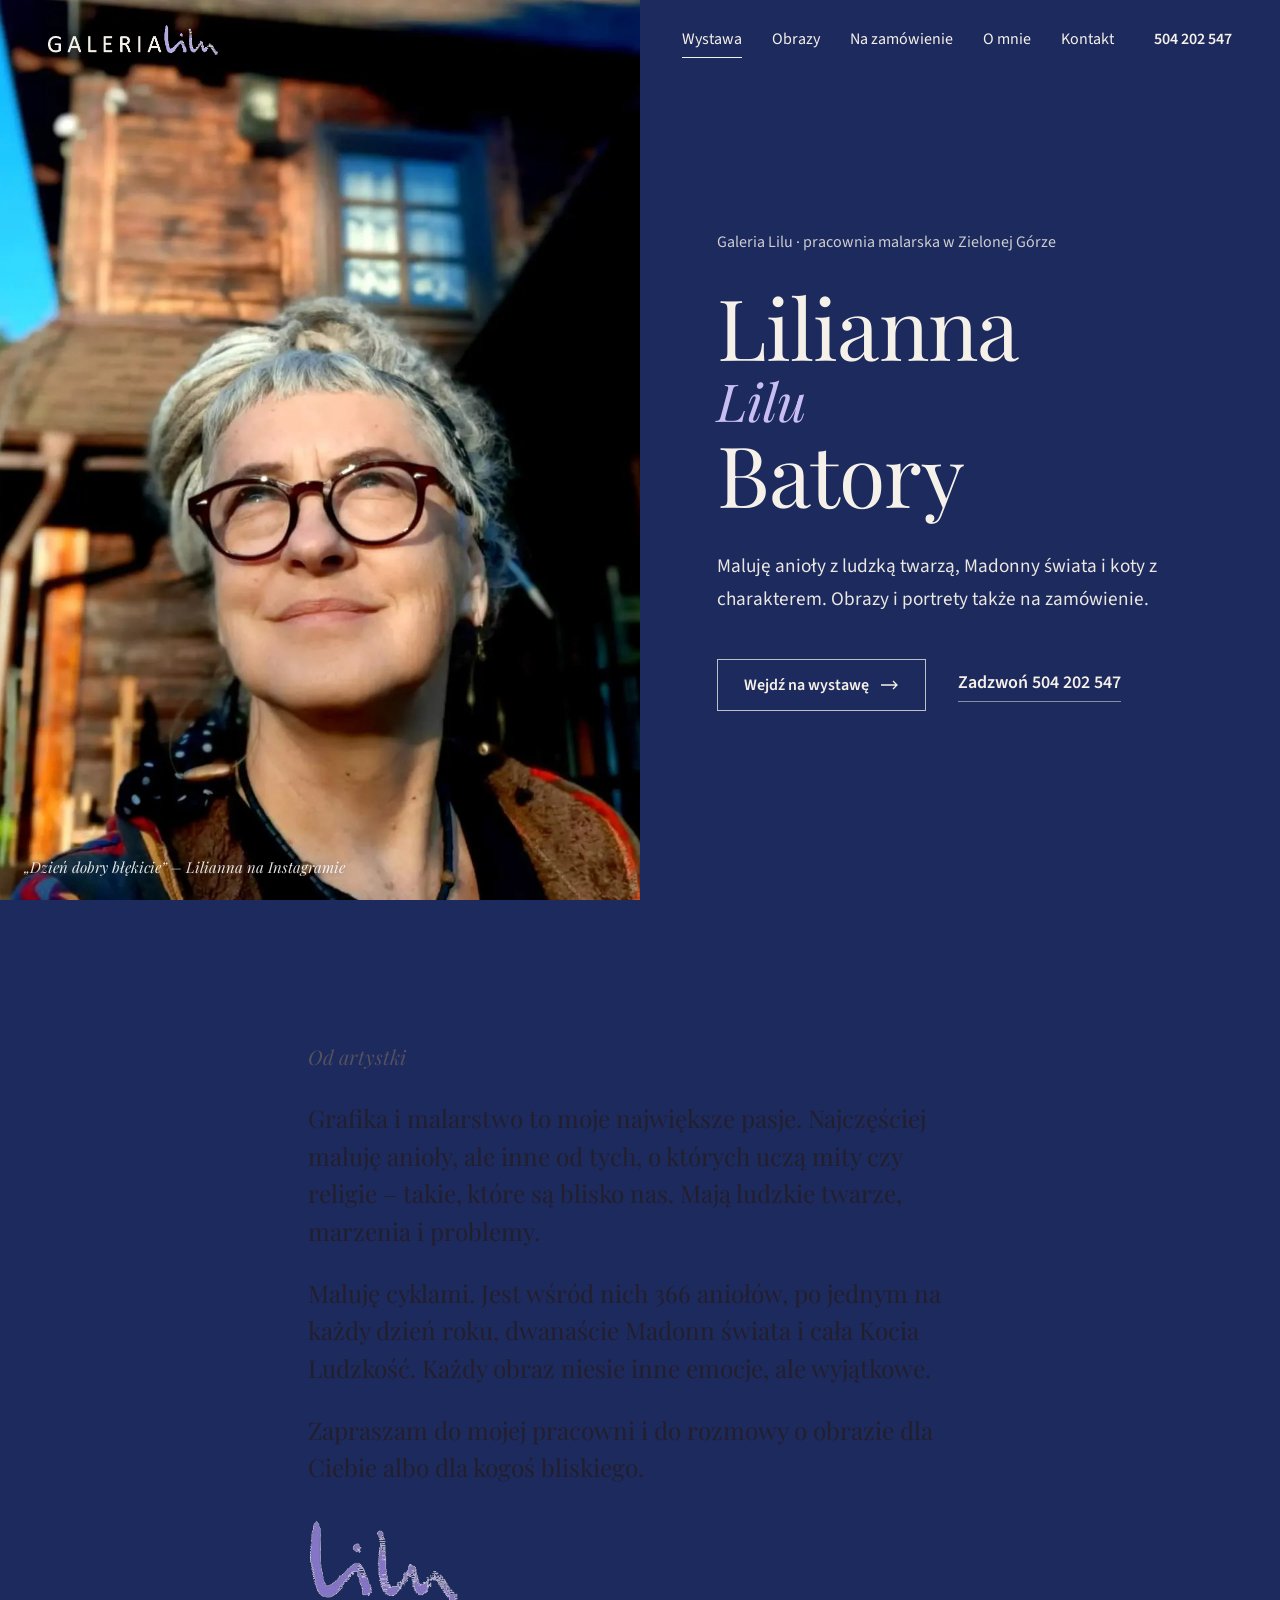
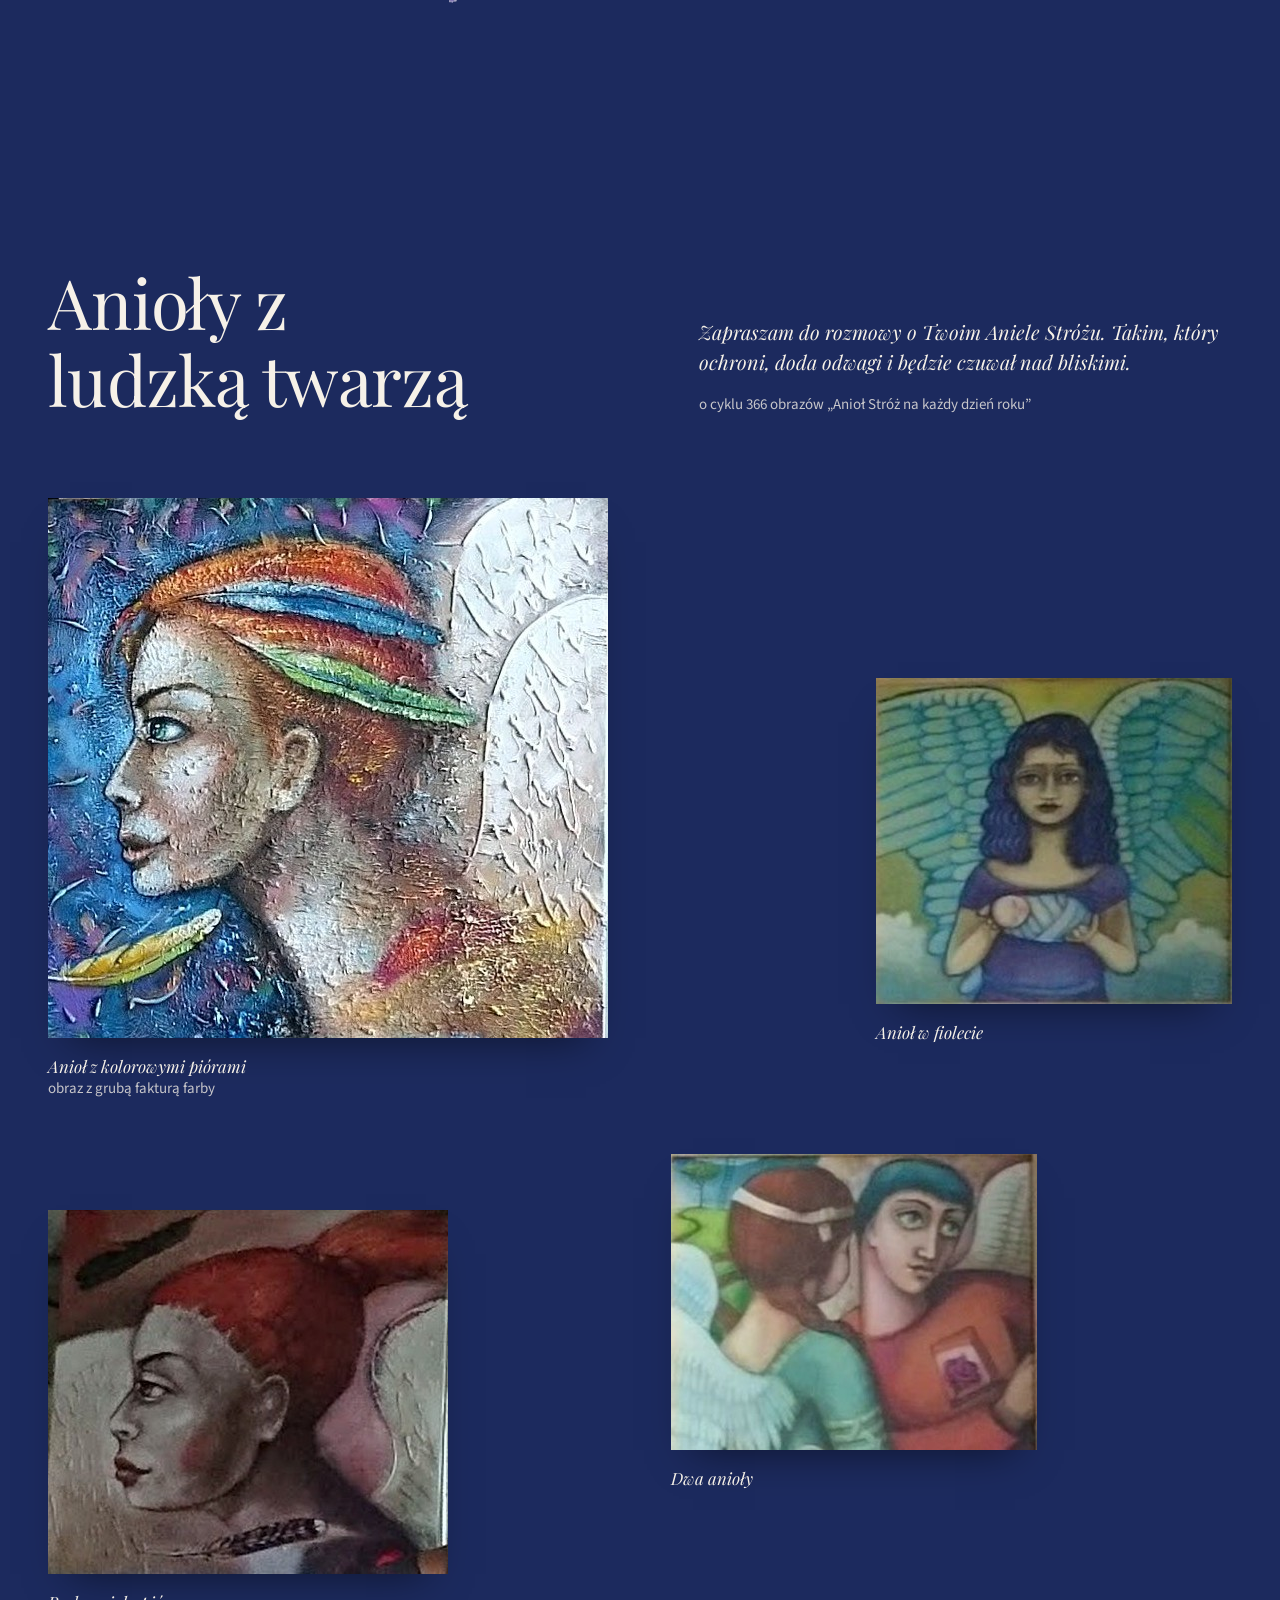
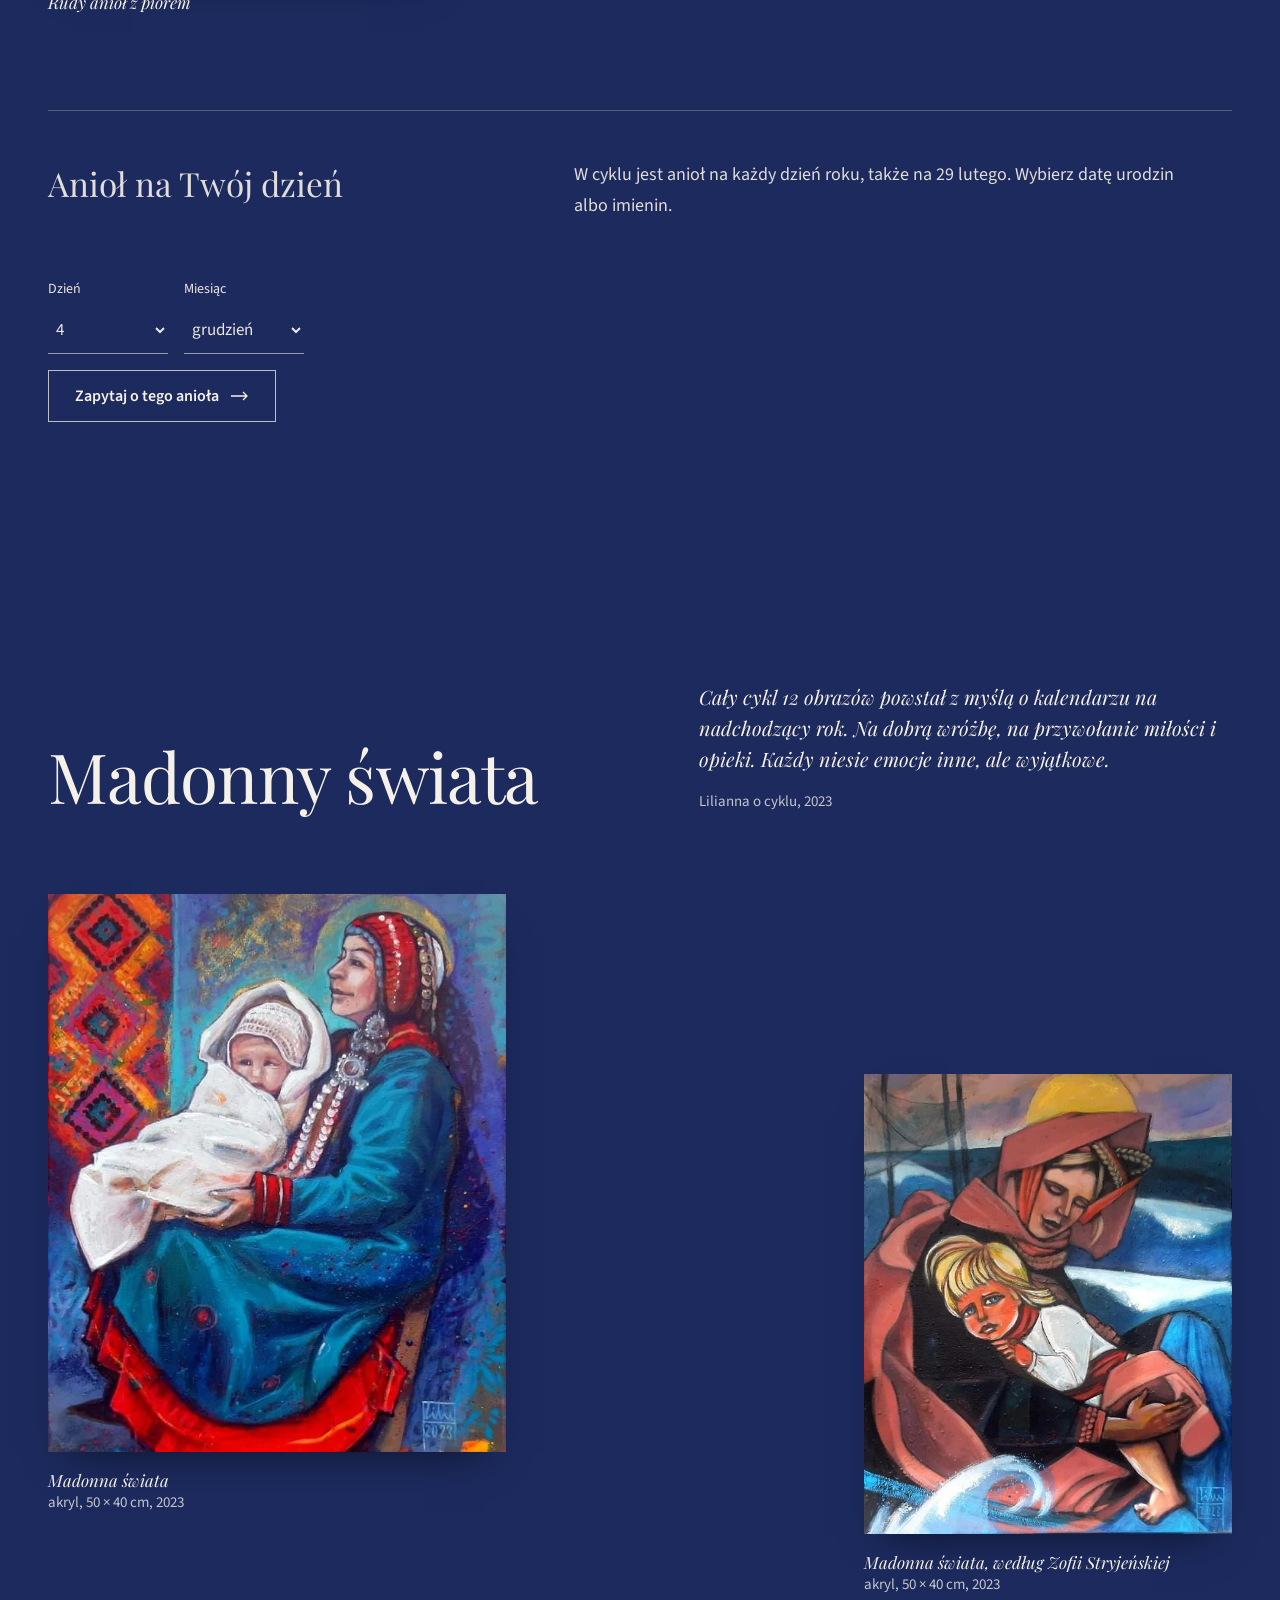
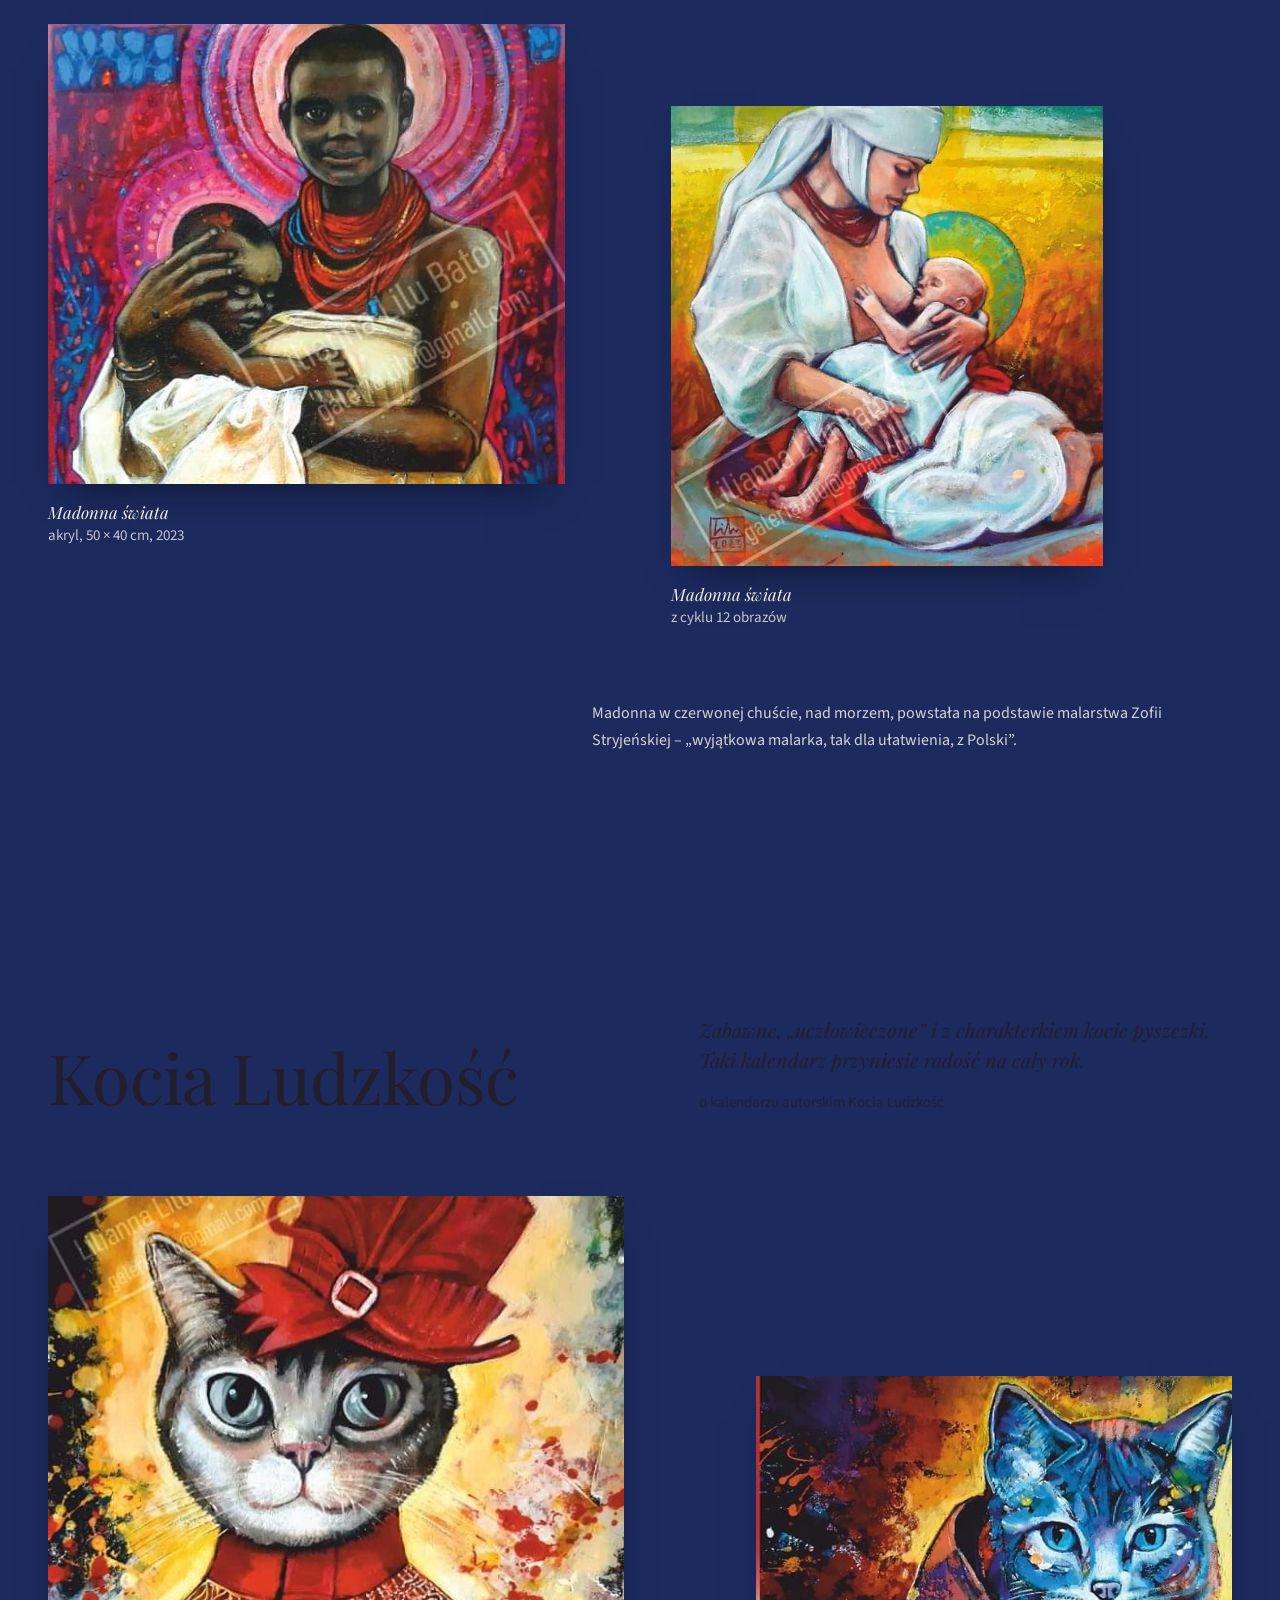
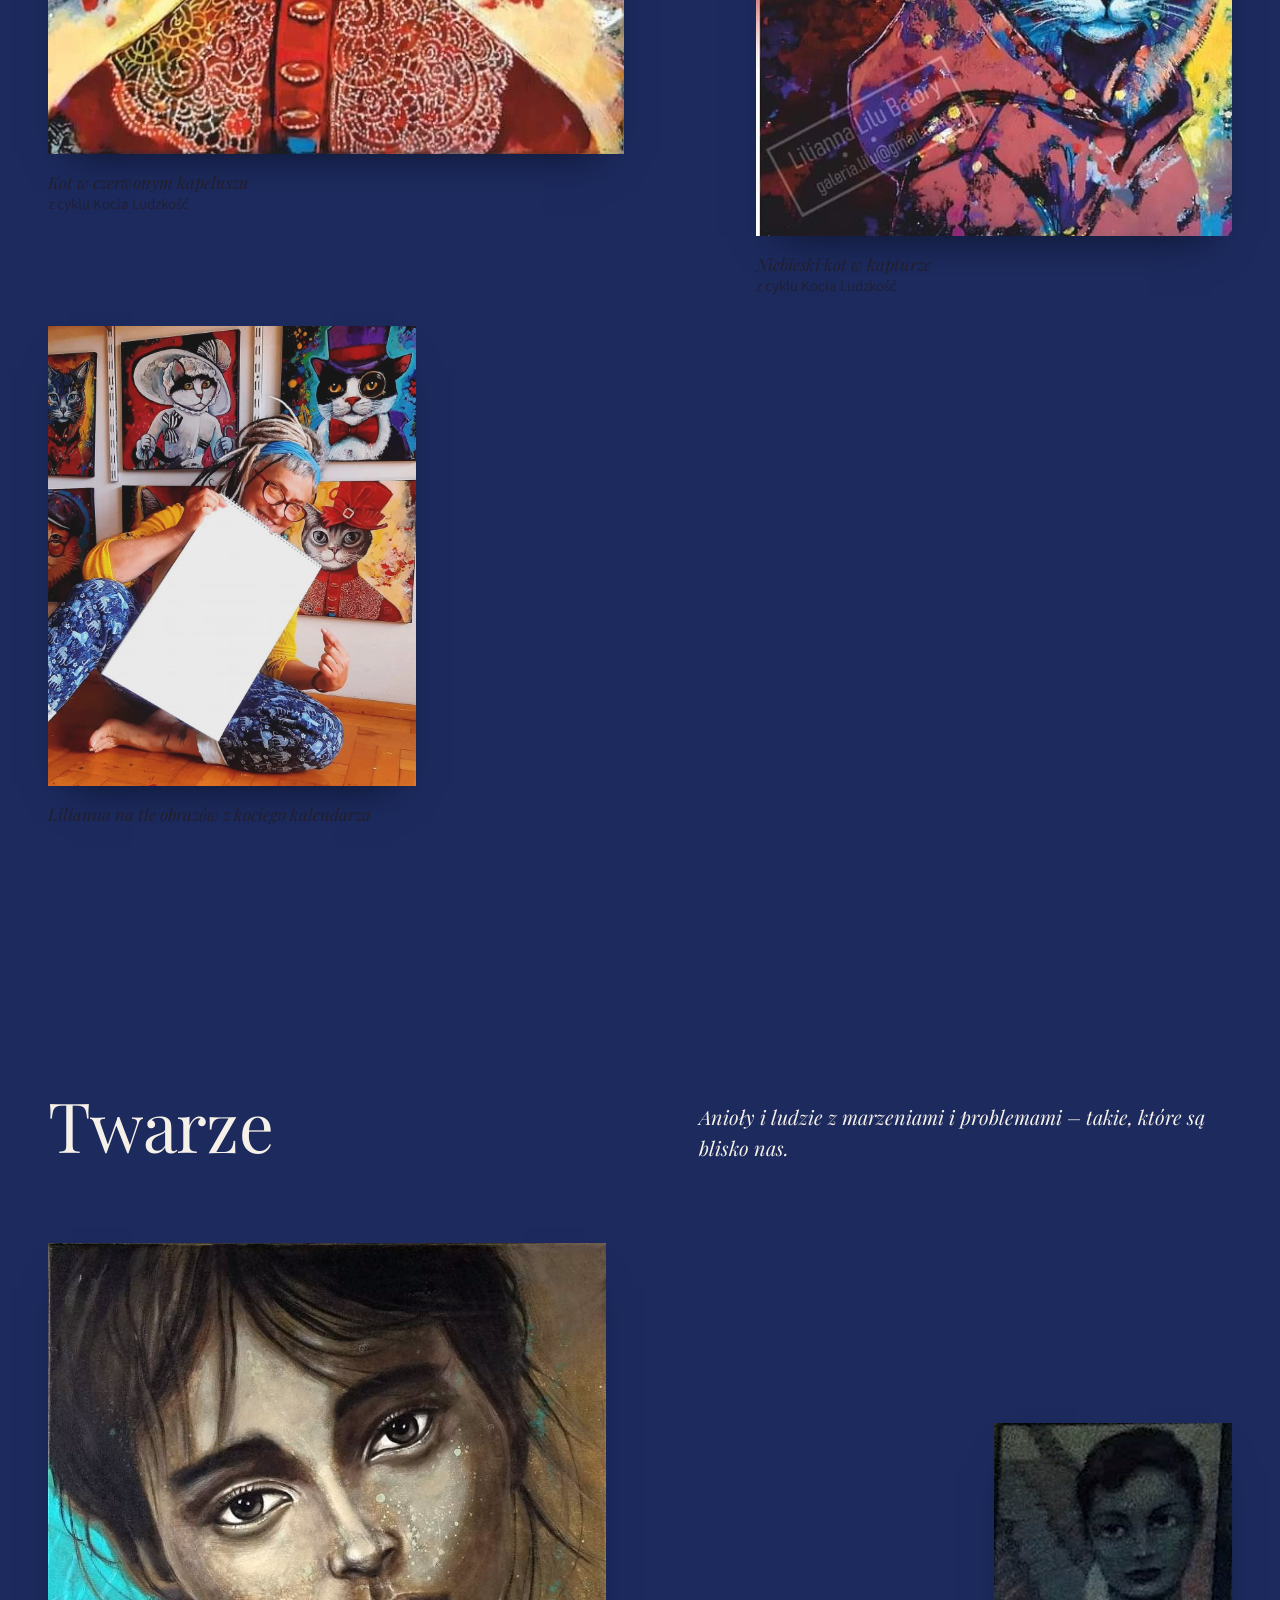
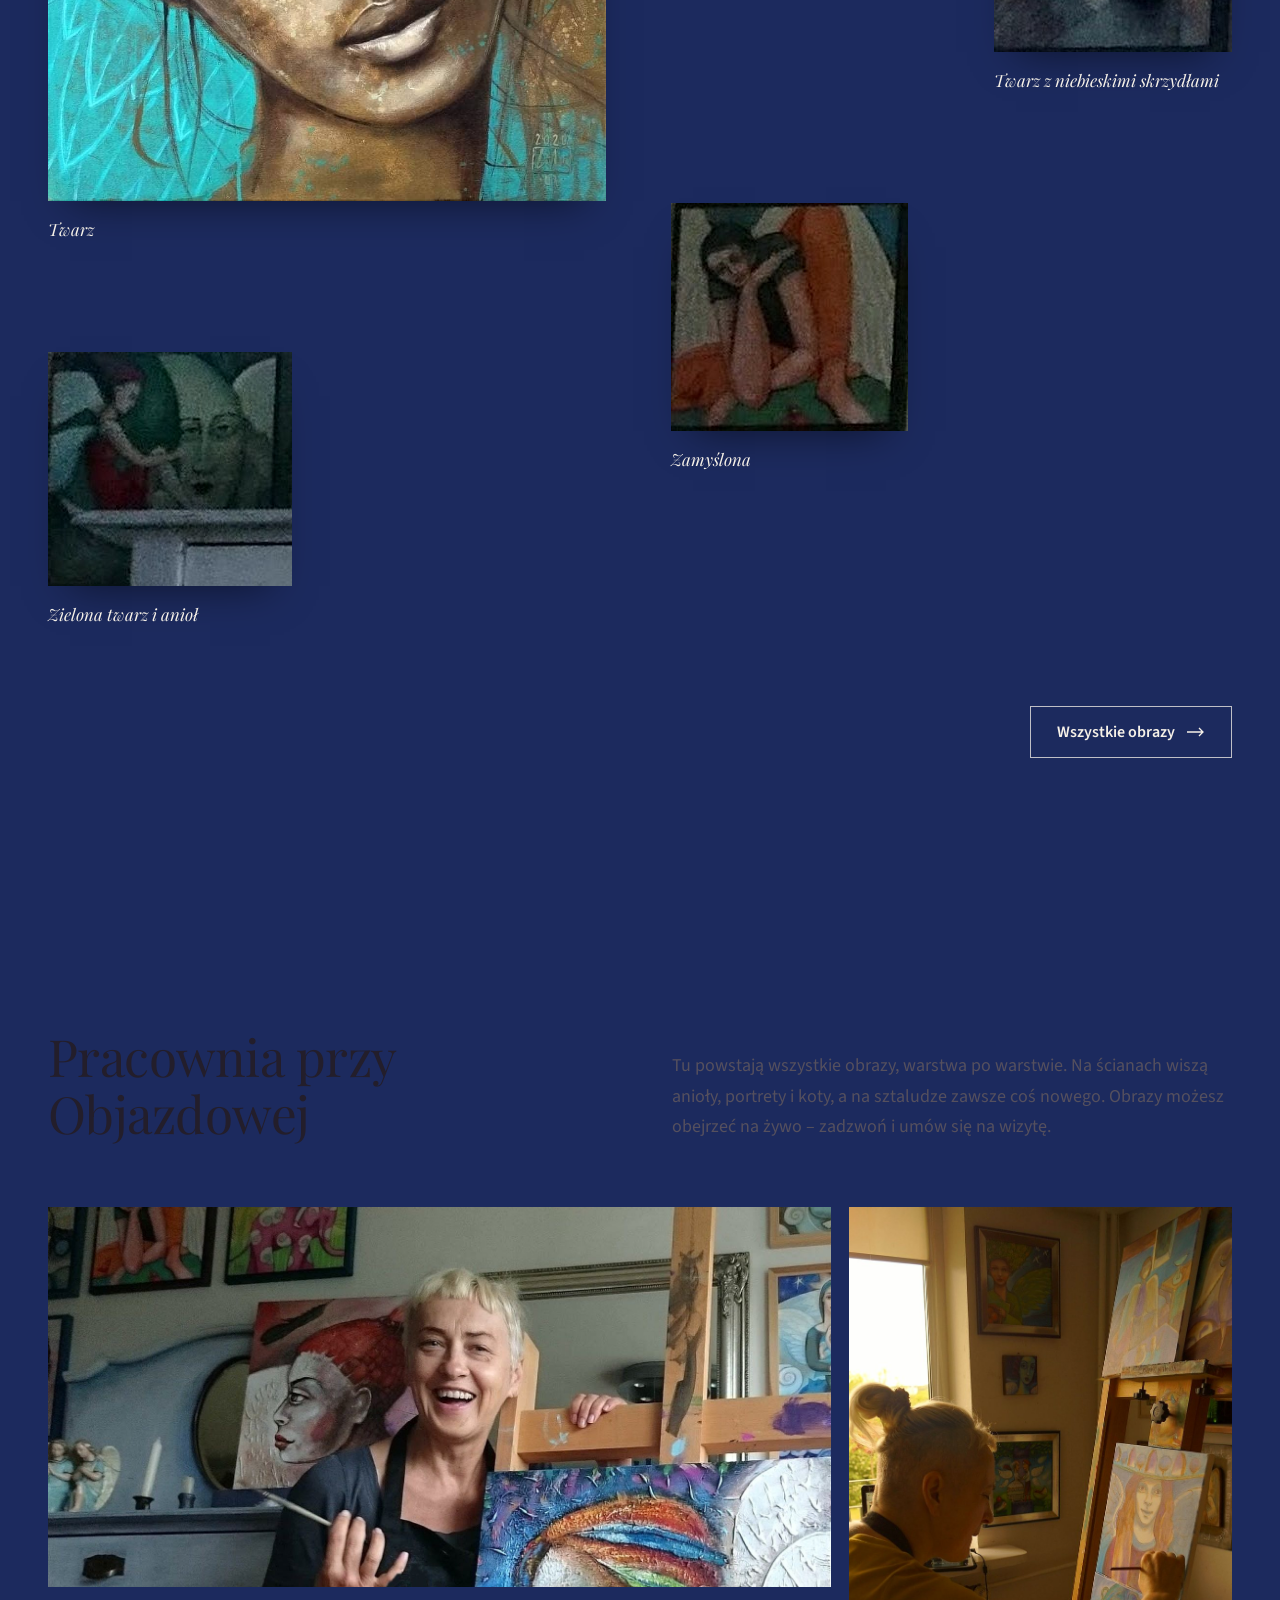
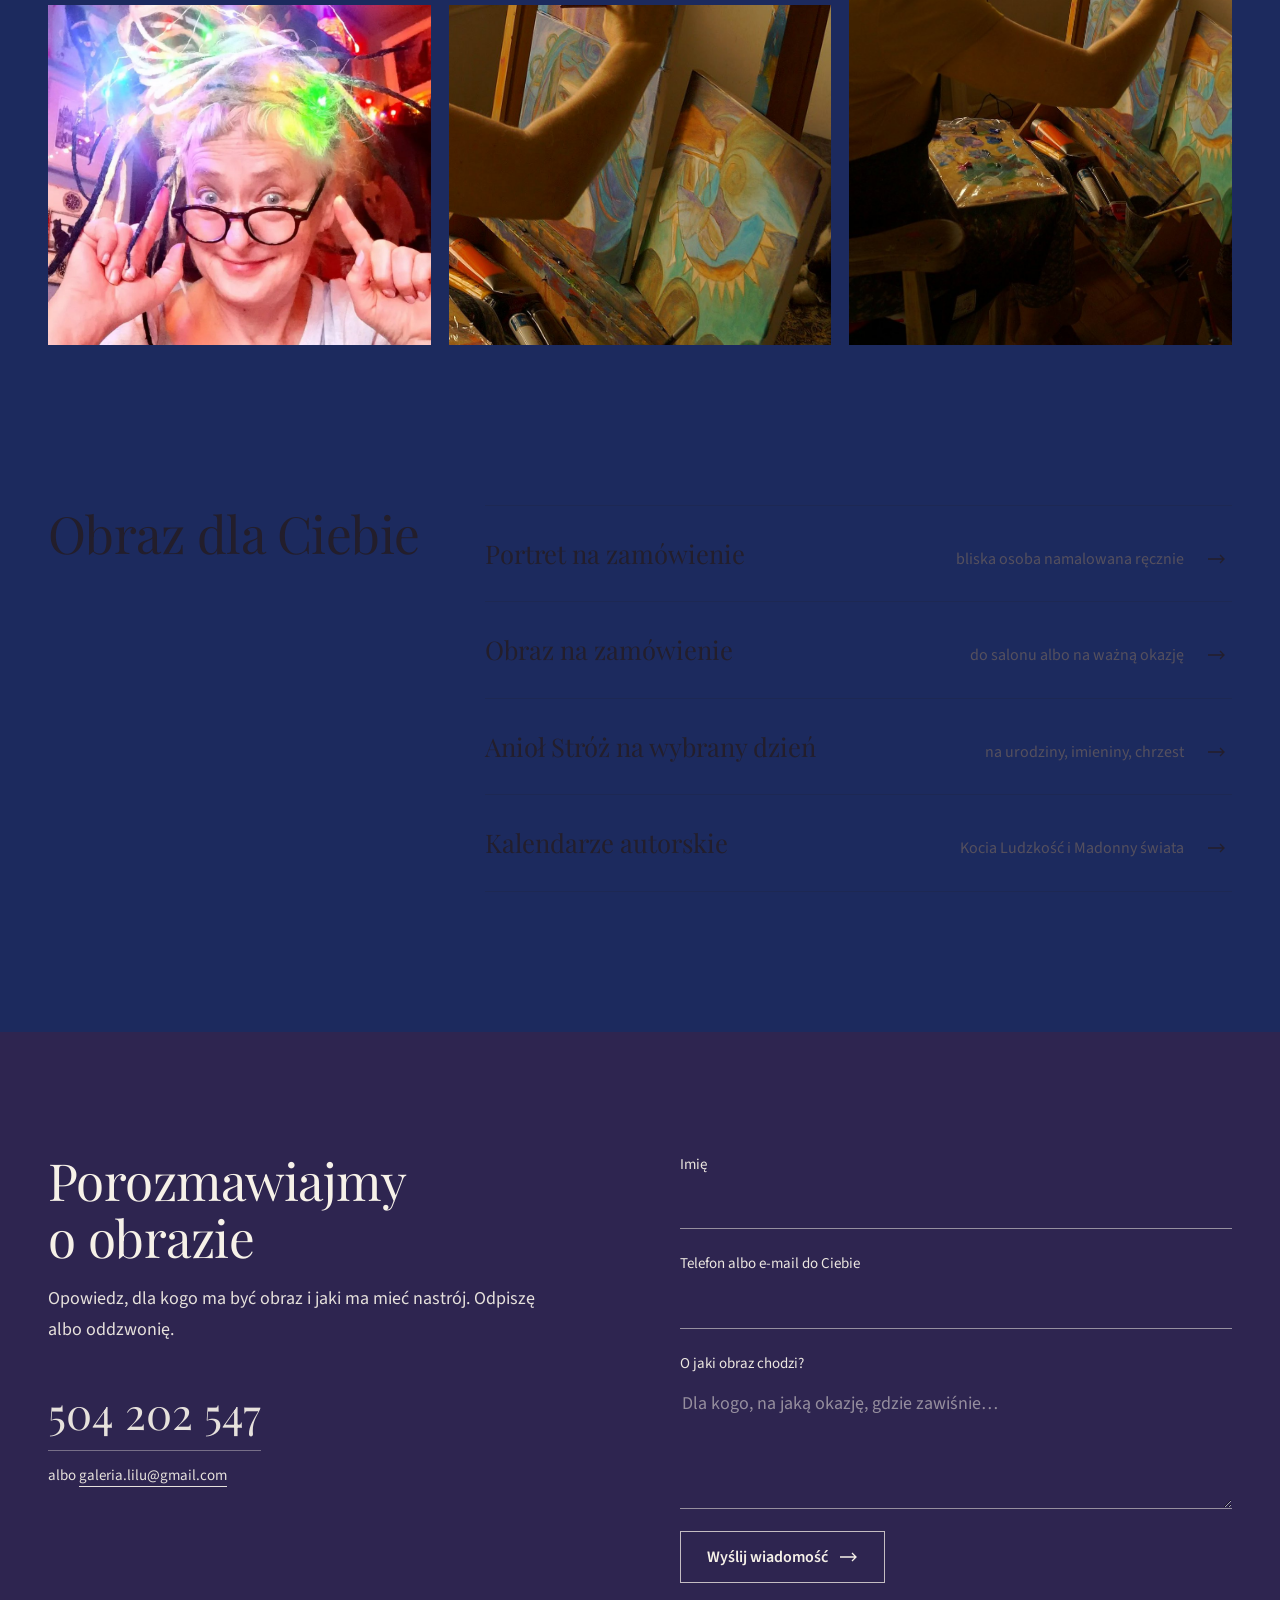
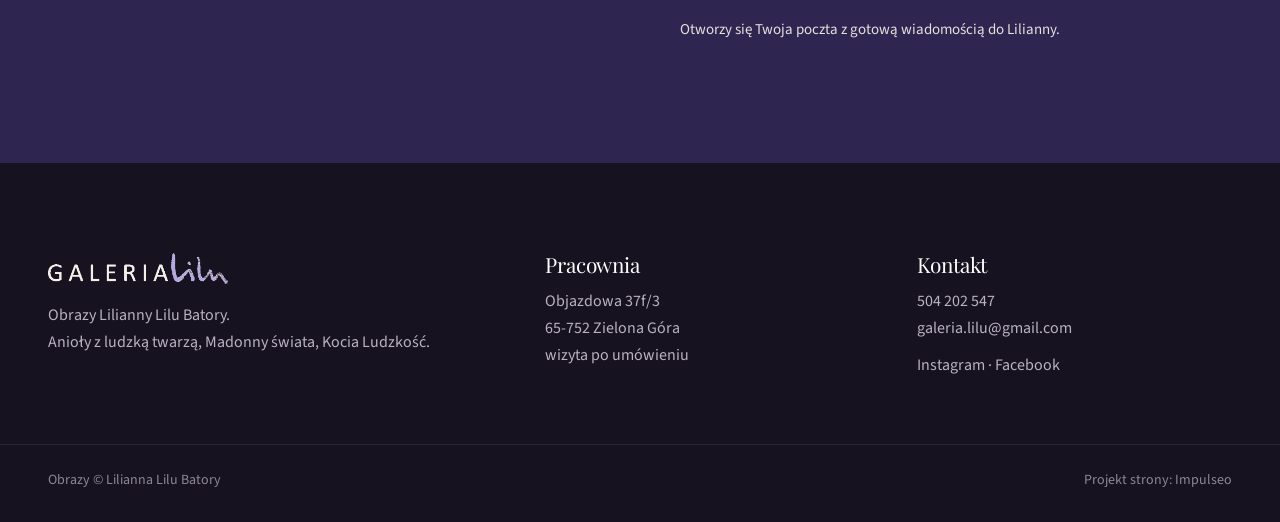
<file: index.html>
<!DOCTYPE html>
<html lang="pl">
<head>
<meta charset="UTF-8">
<meta name="viewport" content="width=device-width, initial-scale=1.0">
<title>Lilianna Lilu Batory – obrazy z aniołami, portrety na zamówienie · Zielona Góra</title>
<meta name="description" content="Galeria Lilu – pracownia malarska Lilianny Lilu Batory w Zielonej Górze. Anioły z ludzką twarzą, Madonny świata, Kocia Ludzkość, portrety i obrazy na zamówienie.">
<link rel="canonical" href="https://impulseo-pl.github.io/galeria-lilu/">
<meta name="robots" content="noindex, nofollow">
<meta property="og:type" content="website">
<meta property="og:locale" content="pl_PL">
<meta property="og:site_name" content="Galeria Lilu">
<meta property="og:title" content="Lilianna Lilu Batory – obrazy z aniołami, portrety na zamówienie · Zielona Góra">
<meta property="og:description" content="Galeria Lilu – pracownia malarska Lilianny Lilu Batory w Zielonej Górze. Anioły z ludzką twarzą, Madonny świata, Kocia Ludzkość, portrety i obrazy na zamówienie.">
<meta property="og:url" content="https://impulseo-pl.github.io/galeria-lilu/">
<meta property="og:image" content="https://impulseo-pl.github.io/galeria-lilu/img/og.jpg">
<meta name="twitter:card" content="summary_large_image">
<script type="application/ld+json">{"@context": "https://schema.org", "@type": "ArtGallery", "name": "Galeria Lilu – Lilianna Lilu Batory", "url": "https://impulseo-pl.github.io/galeria-lilu/", "telephone": "+48504202547", "email": "galeria.lilu@gmail.com", "image": "https://impulseo-pl.github.io/galeria-lilu/img/og.jpg", "founder": {"@type": "Person", "name": "Lilianna Lilu Batory", "jobTitle": "Malarka"}, "address": {"@type": "PostalAddress", "streetAddress": "Objazdowa 37f/3", "postalCode": "65-752", "addressLocality": "Zielona Góra", "addressCountry": "PL"}, "geo": {"@type": "GeoCoordinates", "latitude": 51.947212, "longitude": 15.4846989}, "sameAs": ["https://www.facebook.com/p/galerialilu-100063552610702/", "https://www.instagram.com/galeria.lilu/", "https://www.google.com/maps/place/Galeria+Lilu+Lilianna+Batory/@51.947212,15.4846989,17z"]}</script>
<link rel="preconnect" href="https://fonts.googleapis.com"><link rel="preconnect" href="https://fonts.gstatic.com" crossorigin><link href="https://fonts.googleapis.com/css2?family=Playfair+Display:ital,wght@0,400;0,500;1,400;1,500&family=Source+Sans+3:ital,wght@0,400;0,600;1,400&display=swap" rel="stylesheet">
<link rel="stylesheet" href="assets/styles.css?v=8d108b2c">
</head>
<body class="start">
<a class="skip" href="#tresc">Przejdź do treści</a>
<header class="nav" id="nav">
  <a class="logo" href="index.html" aria-label="Galeria Lilu – strona główna">
    <img class="logo-c" src="img/logo.png" alt="Galeria Lilu" width="665" height="116">
    <img class="logo-j" src="img/logo-jasne.png" alt="" width="665" height="116" aria-hidden="true">
  </a>
  <nav class="menu" id="menu" aria-label="Menu główne"><a href="index.html" aria-current="page">Wystawa</a><a href="realizacje.html">Obrazy</a><a href="oferta.html">Na zamówienie</a><a href="o-nas.html">O mnie</a><a href="kontakt.html">Kontakt</a></nav>
  <a class="nav-tel" href="tel:+48504202547">504 202 547</a>
  <button class="burger" id="burger" aria-label="Otwórz menu" aria-expanded="false" aria-controls="menu"><span></span><span></span></button>
</header>
<main id="tresc">

<section class="otwarcie-start" data-kolor="#1C2A5E">
  <figure class="os-foto"><img src="img/lilu-niebo.jpg" alt="Lilianna Lilu Batory" width="1080" height="1350" fetchpriority="high" decoding="async"><figcaption>„Dzień dobry błękicie” – Lilianna na Instagramie</figcaption></figure>
  <div class="os-txt">
    <p class="os-gora">Galeria Lilu · pracownia malarska w Zielonej Górze</p>
    <h1>Lilianna <em>Lilu</em> Batory</h1>
    <p class="os-lead">Maluję anioły z ludzką twarzą, Madonny świata i koty z charakterem. Obrazy i portrety także na zamówienie.</p>
    <div class="os-akcje">
      <a class="btn btn-jasny" href="#anioly">Wejdź na wystawę <svg viewBox="0 0 18 10" aria-hidden="true"><path d="M0 5h16M12 1l4 4-4 4" fill="none" stroke="currentColor" stroke-width="1.3"/></svg></a>
      <a class="link-jasny" href="tel:+48504202547">Zadzwoń 504 202 547</a>
    </div>
  </div>
</section>

<section class="list" data-kolor="#F4EEE4">
  <div class="wrap list-in">
    <p class="list-tytul">Od artystki</p>
    <p>Grafika i malarstwo to moje największe pasje. Najczęściej maluję anioły, ale inne od tych, o których uczą mity czy religie – takie, które są blisko nas. Mają ludzkie twarze, marzenia i problemy.</p>
    <p>Maluję cyklami. Jest wśród nich 366 aniołów, po jednym na każdy dzień roku, dwanaście Madonn świata i cała Kocia Ludzkość. Każdy obraz niesie inne emocje, ale wyjątkowe.</p>
    <p>Zapraszam do mojej pracowni i do rozmowy o obrazie dla Ciebie albo dla kogoś bliskiego.</p>
    <img class="list-podpis" src="img/podpis.png" alt="Lilu – podpis" width="213" height="116" loading="lazy">
  </div>
</section>

<section class="sala" id="anioly" data-kolor="#1C2A5E">
  <div class="wrap">
    <header class="sala-glowa">
      <h2>Anioły z ludzką twarzą</h2>
      <blockquote><p>Zapraszam do rozmowy o Twoim Aniele Stróżu. Takim, który ochroni, doda odwagi i będzie czuwał nad bliskimi.</p><cite>o cyklu 366 obrazów „Anioł Stróż na każdy dzień roku”</cite></blockquote>
    </header>
    <div class="sala-prace"><div class="kol"><figure class="dzielo duze"><a href="img/g1.jpg" class="powieksz" data-podpis="Anioł z kolorowymi piórami, obraz z grubą fakturą farby"><img src="img/g1.jpg" alt="Anioł z kolorowymi piórami" width="560" height="540" loading="lazy" decoding="async"></a><figcaption><i>Anioł z kolorowymi piórami</i><span>obraz z grubą fakturą farby</span></figcaption></figure><figure class="dzielo "><a href="img/p-ruda.jpg" class="powieksz" data-podpis="Rudy anioł z piórem"><img src="img/p-ruda.jpg" alt="Rudy anioł z piórem" width="400" height="364" loading="lazy" decoding="async"></a><figcaption><i>Rudy anioł z piórem</i></figcaption></figure></div><div class="kol kol-2"><figure class="dzielo "><a href="img/a-fiolet.jpg" class="powieksz" data-podpis="Anioł w fiolecie"><img src="img/a-fiolet.jpg" alt="Anioł w fiolecie" width="356" height="326" loading="lazy" decoding="async"></a><figcaption><i>Anioł w fiolecie</i></figcaption></figure><figure class="dzielo "><a href="img/a-para.jpg" class="powieksz" data-podpis="Dwa anioły"><img src="img/a-para.jpg" alt="Dwa anioły" width="366" height="296" loading="lazy" decoding="async"></a><figcaption><i>Dwa anioły</i></figcaption></figure></div></div>
    <div class="dzien">
      <p class="dzien-tytul">Anioł na Twój dzień</p>
      <p>W cyklu jest anioł na każdy dzień roku, także na 29 lutego. Wybierz datę urodzin albo imienin.</p>
      <form class="dzien-form" id="dzien-form">
        <label><span>Dzień</span><select id="d-dzien"></select></label>
        <label><span>Miesiąc</span><select id="d-mies"></select></label>
        <a class="btn btn-jasny" id="d-pytaj" href="mailto:galeria.lilu@gmail.com">Zapytaj o tego anioła <svg viewBox="0 0 18 10" aria-hidden="true"><path d="M0 5h16M12 1l4 4-4 4" fill="none" stroke="currentColor" stroke-width="1.3"/></svg></a>
      </form>
    </div>
  </div>
</section>

<section class="sala" id="madonny" data-kolor="#7E2A1F">
  <div class="wrap">
    <header class="sala-glowa">
      <h2>Madonny świata</h2>
      <blockquote><p>Cały cykl 12 obrazów powstał z myślą o kalendarzu na nadchodzący rok. Na dobrą wróżbę, na przywołanie miłości i opieki. Każdy niesie emocje inne, ale wyjątkowe.</p><cite>Lilianna o cyklu, 2023</cite></blockquote>
    </header>
    <div class="sala-prace"><div class="kol"><figure class="dzielo duze"><a href="img/madonna-1.jpg" class="powieksz" data-podpis="Madonna świata, akryl, 50 × 40 cm, 2023"><img src="img/madonna-1.jpg" alt="Madonna świata" width="600" height="731" loading="lazy" decoding="async"></a><figcaption><i>Madonna świata</i><span>akryl, 50 × 40 cm, 2023</span></figcaption></figure><figure class="dzielo "><a href="img/madonna-3.jpg" class="powieksz" data-podpis="Madonna świata, akryl, 50 × 40 cm, 2023"><img src="img/madonna-3.jpg" alt="Madonna świata" width="578" height="514" loading="lazy" decoding="async"></a><figcaption><i>Madonna świata</i><span>akryl, 50 × 40 cm, 2023</span></figcaption></figure></div><div class="kol kol-2"><figure class="dzielo "><a href="img/madonna-2.jpg" class="powieksz" data-podpis="Madonna świata, według Zofii Stryjeńskiej, akryl, 50 × 40 cm, 2023"><img src="img/madonna-2.jpg" alt="Madonna świata, według Zofii Stryjeńskiej" width="600" height="750" loading="lazy" decoding="async"></a><figcaption><i>Madonna świata, według Zofii Stryjeńskiej</i><span>akryl, 50 × 40 cm, 2023</span></figcaption></figure><figure class="dzielo "><a href="img/madonna-4.jpg" class="powieksz" data-podpis="Madonna świata, z cyklu 12 obrazów"><img src="img/madonna-4.jpg" alt="Madonna świata" width="578" height="615" loading="lazy" decoding="async"></a><figcaption><i>Madonna świata</i><span>z cyklu 12 obrazów</span></figcaption></figure></div></div>
    <p class="sala-przyp">Madonna w czerwonej chuście, nad morzem, powstała na podstawie malarstwa Zofii Stryjeńskiej – „wyjątkowa malarka, tak dla ułatwienia, z Polski”.</p>
  </div>
</section>

<section class="sala sala-jasna" id="koty" data-kolor="#E3A32B">
  <div class="wrap">
    <header class="sala-glowa">
      <h2>Kocia Ludzkość</h2>
      <blockquote><p>Zabawne, „uczłowieczone” i z charakterkiem kocie pyszczki. Taki kalendarz przyniesie radość na cały rok.</p><cite>o kalendarzu autorskim Kocia Ludzkość</cite></blockquote>
    </header>
    <div class="sala-prace"><div class="kol"><figure class="dzielo duze"><a href="img/kot-1.jpg" class="powieksz" data-podpis="Kot w czerwonym kapeluszu, z cyklu Kocia Ludzkość"><img src="img/kot-1.jpg" alt="Kot w czerwonym kapeluszu" width="594" height="575" loading="lazy" decoding="async"></a><figcaption><i>Kot w czerwonym kapeluszu</i><span>z cyklu Kocia Ludzkość</span></figcaption></figure><figure class="dzielo "><a href="img/lilu-koty.jpg" class="powieksz" data-podpis="Lilianna na tle obrazów z kociego kalendarza"><img src="img/lilu-koty.jpg" alt="Lilianna na tle obrazów z kociego kalendarza" width="1080" height="1350" loading="lazy" decoding="async"></a><figcaption><i>Lilianna na tle obrazów z kociego kalendarza</i></figcaption></figure></div><div class="kol kol-2"><figure class="dzielo "><a href="img/kot-2.jpg" class="powieksz" data-podpis="Niebieski kot w kapturze, z cyklu Kocia Ludzkość"><img src="img/kot-2.jpg" alt="Niebieski kot w kapturze" width="588" height="568" loading="lazy" decoding="async"></a><figcaption><i>Niebieski kot w kapturze</i><span>z cyklu Kocia Ludzkość</span></figcaption></figure></div></div>
    
  </div>
</section>

<section class="sala" id="twarze" data-kolor="#17676C">
  <div class="wrap">
    <header class="sala-glowa">
      <h2>Twarze</h2>
      <blockquote><p>Anioły i ludzie z marzeniami i problemami – takie, które są blisko nas.</p></blockquote>
    </header>
    <div class="sala-prace"><div class="kol"><figure class="dzielo duze"><a href="img/twarz-1.jpg" class="powieksz" data-podpis="Twarz"><img src="img/twarz-1.jpg" alt="Twarz" width="900" height="900" loading="lazy" decoding="async"></a><figcaption><i>Twarz</i></figcaption></figure><figure class="dzielo "><a href="img/p-zielony.jpg" class="powieksz" data-podpis="Zielona twarz i anioł"><img src="img/p-zielony.jpg" alt="Zielona twarz i anioł" width="244" height="234" loading="lazy" decoding="async"></a><figcaption><i>Zielona twarz i anioł</i></figcaption></figure></div><div class="kol kol-2"><figure class="dzielo "><a href="img/p-portret.jpg" class="powieksz" data-podpis="Twarz z niebieskimi skrzydłami"><img src="img/p-portret.jpg" alt="Twarz z niebieskimi skrzydłami" width="238" height="229" loading="lazy" decoding="async"></a><figcaption><i>Twarz z niebieskimi skrzydłami</i></figcaption></figure><figure class="dzielo "><a href="img/p-pomarancz.jpg" class="powieksz" data-podpis="Zamyślona"><img src="img/p-pomarancz.jpg" alt="Zamyślona" width="237" height="228" loading="lazy" decoding="async"></a><figcaption><i>Zamyślona</i></figcaption></figure></div></div>
    <p class="sala-dalej"><a class="btn btn-jasny" href="realizacje.html">Wszystkie obrazy <svg viewBox="0 0 18 10" aria-hidden="true"><path d="M0 5h16M12 1l4 4-4 4" fill="none" stroke="currentColor" stroke-width="1.3"/></svg></a></p>
  </div>
</section>

<section class="pracownia" data-kolor="#F4EEE4">
  <div class="wrap">
    <div class="pracownia-glowa">
      <h2>Pracownia przy Objazdowej</h2>
      <p>Tu powstają wszystkie obrazy, warstwa po warstwie. Na ścianach wiszą anioły, portrety i koty, a na sztaludze zawsze coś nowego. Obrazy możesz obejrzeć na żywo – zadzwoń i umów się na wizytę.</p>
    </div>
    <div class="kolaz">
      <figure class="k1"><img src="img/g12.jpg" alt="Lilianna w pracowni, obok anioł z kolorowymi piórami" width="1600" height="1147" loading="lazy" decoding="async"></figure>
      <figure class="k2"><img src="img/about.jpg" alt="Przy sztaludze" width="1067" height="1600" loading="lazy" decoding="async"></figure>
      <figure class="k3"><img src="img/lilu-swiatla.jpg" alt="Lilianna w grudniu, w świątecznych światełkach" width="1080" height="1350" loading="lazy" decoding="async"></figure>
      <figure class="k4"><img src="img/g5.jpg" alt="Obraz w trakcie malowania" width="924" height="1000" loading="lazy" decoding="async"></figure>
    </div>
  </div>
</section>

<section class="zamowienia" data-kolor="#F4EEE4">
  <div class="wrap zam-in">
    <h2>Obraz dla Ciebie</h2>
    <ul class="zam-lista">
      <li><a href="oferta.html#portrety"><b>Portret na zamówienie</b><span>bliska osoba namalowana ręcznie</span><svg viewBox="0 0 18 10" aria-hidden="true"><path d="M0 5h16M12 1l4 4-4 4" fill="none" stroke="currentColor" stroke-width="1.3"/></svg></a></li>
      <li><a href="oferta.html#obrazy"><b>Obraz na zamówienie</b><span>do salonu albo na ważną okazję</span><svg viewBox="0 0 18 10" aria-hidden="true"><path d="M0 5h16M12 1l4 4-4 4" fill="none" stroke="currentColor" stroke-width="1.3"/></svg></a></li>
      <li><a href="oferta.html#aniol"><b>Anioł Stróż na wybrany dzień</b><span>na urodziny, imieniny, chrzest</span><svg viewBox="0 0 18 10" aria-hidden="true"><path d="M0 5h16M12 1l4 4-4 4" fill="none" stroke="currentColor" stroke-width="1.3"/></svg></a></li>
      <li><a href="oferta.html#kalendarze"><b>Kalendarze autorskie</b><span>Kocia Ludzkość i Madonny świata</span><svg viewBox="0 0 18 10" aria-hidden="true"><path d="M0 5h16M12 1l4 4-4 4" fill="none" stroke="currentColor" stroke-width="1.3"/></svg></a></li>
    </ul>
  </div>
</section>
<section class="zapytanie" id="zapytaj">
  <div class="wrap zapytanie-in">
    <div>
      <h2>Porozmawiajmy o obrazie</h2>
      <p>Opowiedz, dla kogo ma być obraz i jaki ma mieć nastrój. Odpiszę albo oddzwonię.</p>
      <p class="zap-tel"><a href="tel:+48504202547">504 202 547</a></p>
      <p class="drobny">albo <a href="mailto:galeria.lilu@gmail.com">galeria.lilu@gmail.com</a></p>
    </div>
    <form class="form-mail" data-temat="Pytanie o obraz">
      <label><span>Imię</span><input name="imie" autocomplete="given-name"></label>
      <label><span>Telefon albo e-mail do Ciebie</span><input name="kontakt" autocomplete="email"></label>
      <label><span>O jaki obraz chodzi?</span><textarea name="wiad" rows="4" placeholder="Dla kogo, na jaką okazję, gdzie zawiśnie…"></textarea></label>
      <button class="btn" type="submit">Wyślij wiadomość <svg viewBox="0 0 18 10" aria-hidden="true"><path d="M0 5h16M12 1l4 4-4 4" fill="none" stroke="currentColor" stroke-width="1.3"/></svg></button>
      <p class="drobny">Otworzy się Twoja poczta z gotową wiadomością do Lilianny.</p>
    </form>
  </div>
</section>
</main>
<footer class="stopka">
  <div class="wrap stopka-in">
    <div class="stopka-podpis">
      <img src="img/logo-jasne.png" alt="Galeria Lilu" width="665" height="116" loading="lazy">
      <p>Obrazy Lilianny Lilu Batory.<br>Anioły z ludzką twarzą, Madonny świata, Kocia Ludzkość.</p>
    </div>
    <div>
      <h2>Pracownia</h2>
      <p>Objazdowa 37f/3<br>65-752 Zielona Góra<br>wizyta po umówieniu</p>
    </div>
    <div>
      <h2>Kontakt</h2>
      <p><a href="tel:+48504202547">504 202 547</a><br><a href="mailto:galeria.lilu@gmail.com">galeria.lilu@gmail.com</a></p>
      <p class="stopka-soc"><a href="https://www.instagram.com/galeria.lilu/" target="_blank" rel="noopener">Instagram</a> · <a href="https://www.facebook.com/p/galerialilu-100063552610702/" target="_blank" rel="noopener">Facebook</a></p>
    </div>
  </div>
  <div class="wrap stopka-dol"><span>Obrazy © Lilianna Lilu Batory</span><span>Projekt strony: <a href="https://impulseo.pl" target="_blank" rel="noopener">Impulseo</a></span></div>
</footer>
<div class="pasek-tel"><a href="tel:+48504202547">Zadzwoń</a><a href="mailto:galeria.lilu@gmail.com">Napisz</a></div>
<div class="lightbox" id="lb" hidden role="dialog" aria-modal="true" aria-label="Powiększony obraz">
  <button class="lb-x" aria-label="Zamknij"><svg viewBox="0 0 20 20" aria-hidden="true"><path d="M2 2l16 16M18 2 2 18" stroke="currentColor" stroke-width="1.3"/></svg></button>
  <button class="lb-n lb-prev" aria-label="Poprzedni"><svg viewBox="0 0 18 10" aria-hidden="true"><path d="M0 5h16M12 1l4 4-4 4" fill="none" stroke="currentColor" stroke-width="1.3"/></svg></button>
  <figure><img alt=""><figcaption><span class="lb-podpis"></span><a href="mailto:galeria.lilu@gmail.com?subject=Pytanie%20o%20obraz" class="lb-pyt">Zapytaj o ten obraz</a></figcaption></figure>
  <button class="lb-n lb-next" aria-label="Następny"><svg viewBox="0 0 18 10" aria-hidden="true"><path d="M0 5h16M12 1l4 4-4 4" fill="none" stroke="currentColor" stroke-width="1.3"/></svg></button>
</div>
<div class="demo-wazne" data-do="2026-11-27" data-cykl="3" hidden><svg class="dw-ico" width="13" height="13" viewBox="0 0 24 24" fill="none" aria-hidden="true"><circle cx="12" cy="12" r="8.6" stroke="currentColor" stroke-width="1.8"/><path d="M12 7.2V12l3.3 2" stroke="currentColor" stroke-width="1.8" stroke-linecap="round"/></svg><span class="dw-txt"></span></div>
<script src="assets/main.js?v=8d108b2c"></script>
</body>
</html>
</file>
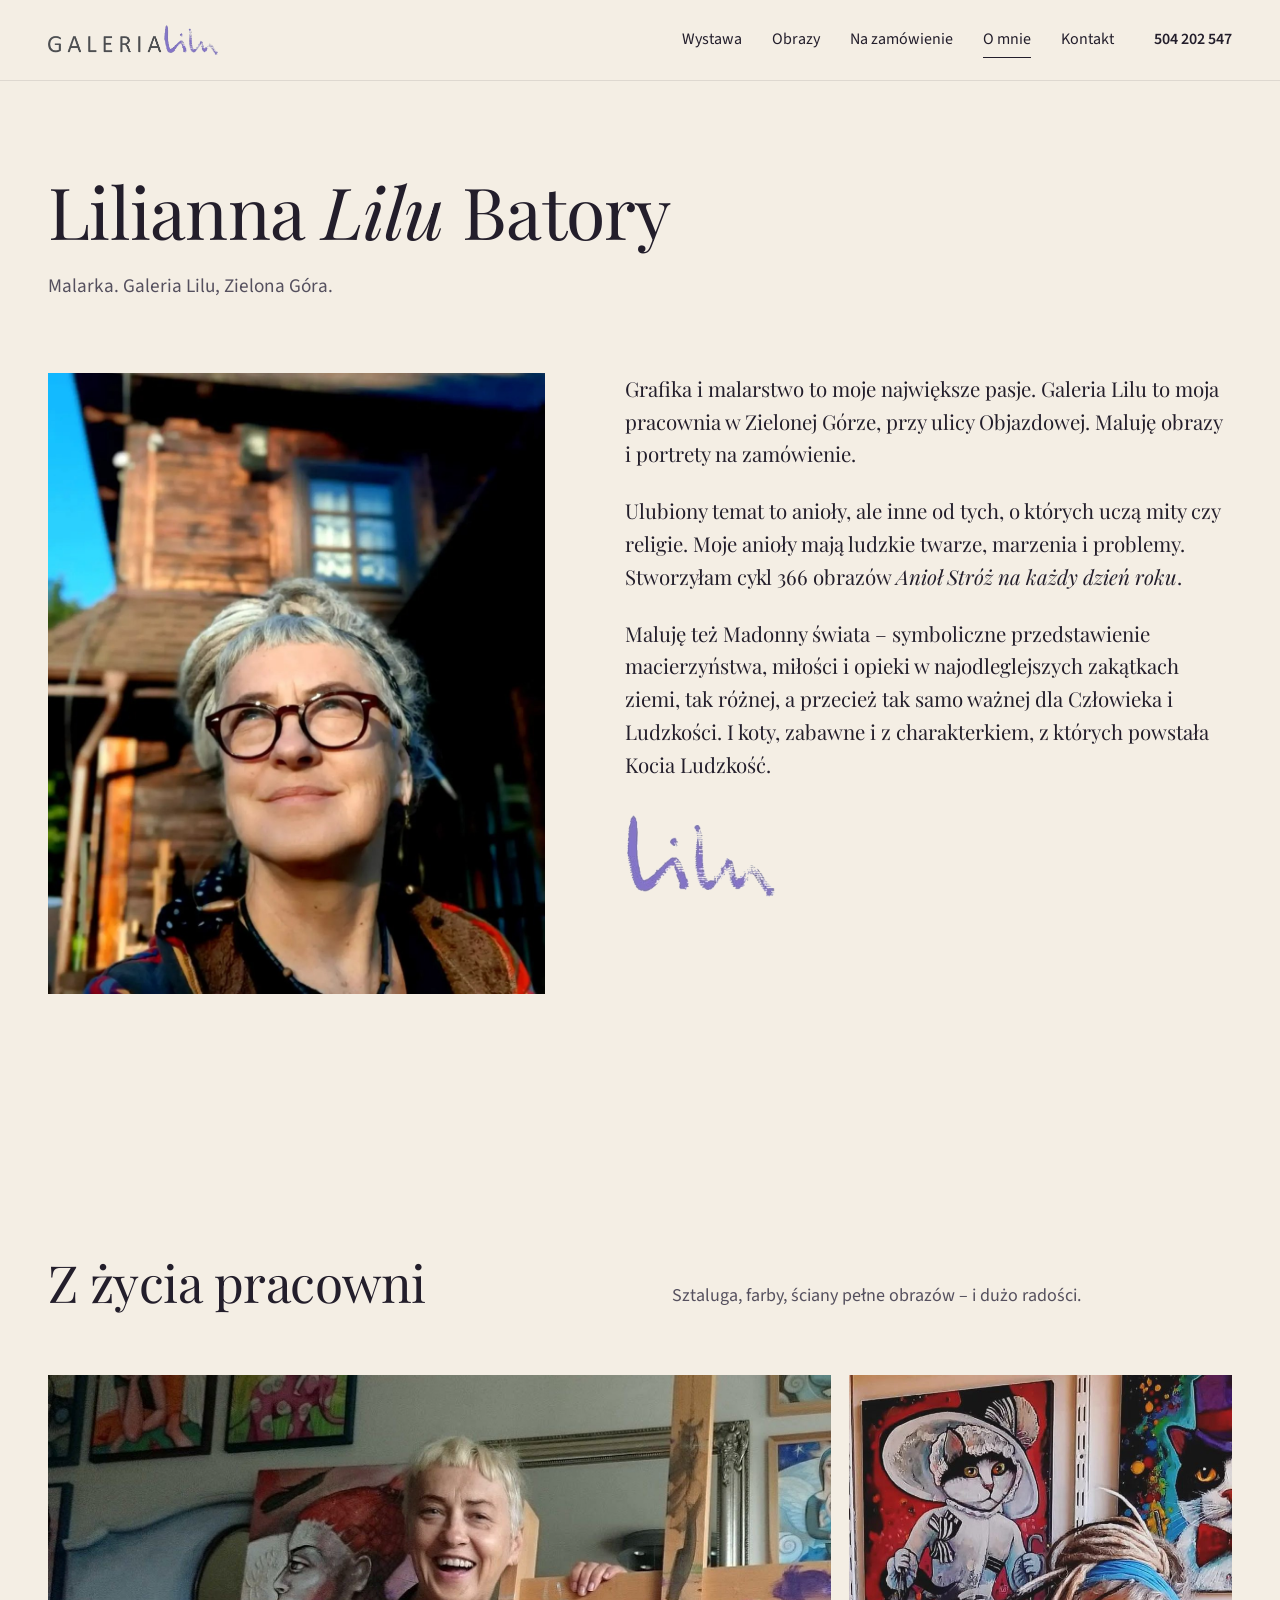
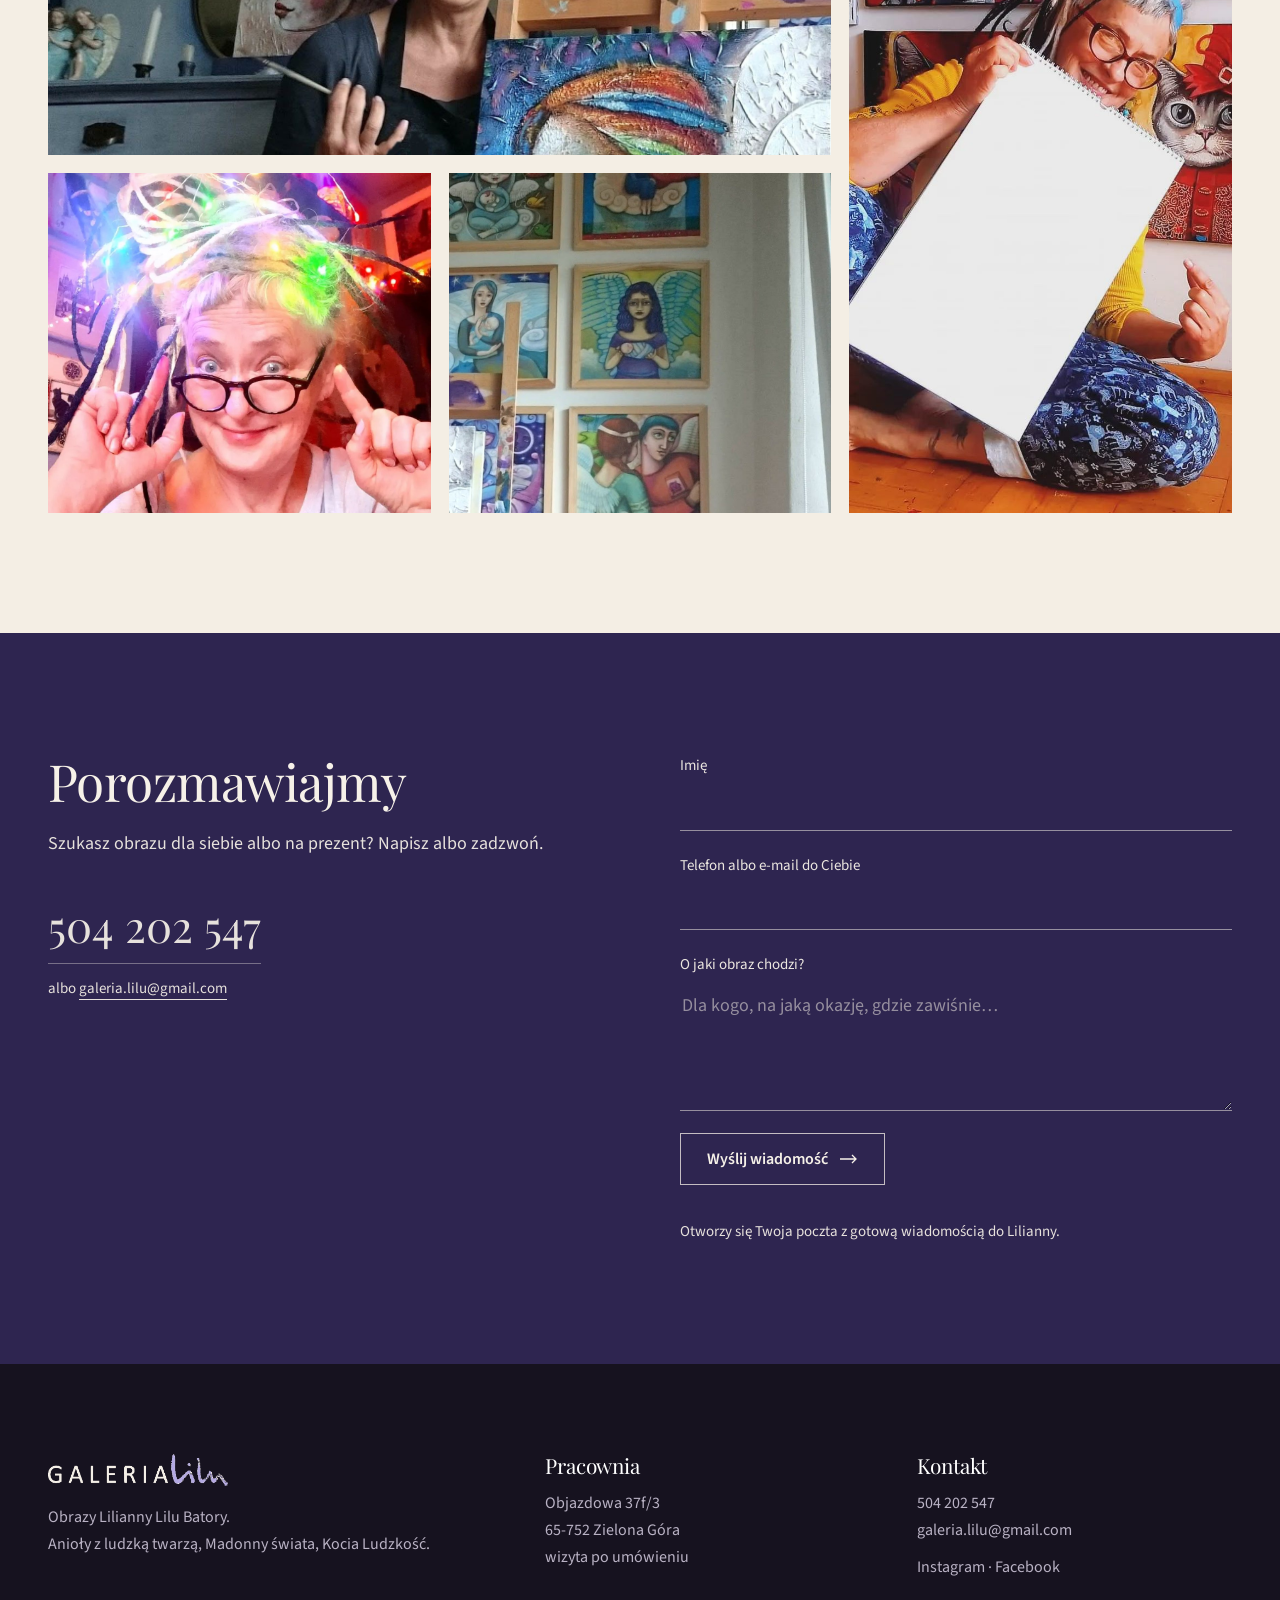
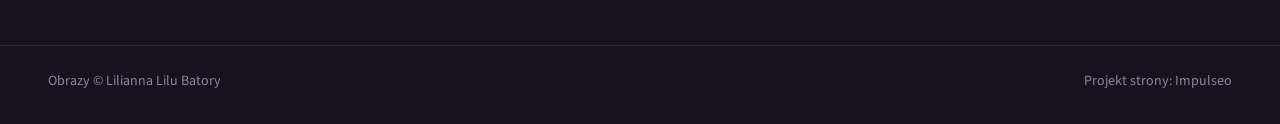
<file: o-nas.html>
<!DOCTYPE html>
<html lang="pl">
<head>
<meta charset="UTF-8">
<meta name="viewport" content="width=device-width, initial-scale=1.0">
<title>Lilianna Lilu Batory – malarka z Zielonej Góry | Galeria Lilu</title>
<meta name="description" content="Lilianna Lilu Batory maluje anioły z ludzką twarzą, Madonny świata i koty z charakterem w pracowni przy Objazdowej w Zielonej Górze.">
<link rel="canonical" href="https://impulseo-pl.github.io/galeria-lilu/o-nas.html">
<meta name="robots" content="noindex, nofollow">
<meta property="og:type" content="website">
<meta property="og:locale" content="pl_PL">
<meta property="og:site_name" content="Galeria Lilu">
<meta property="og:title" content="Lilianna Lilu Batory – malarka z Zielonej Góry | Galeria Lilu">
<meta property="og:description" content="Lilianna Lilu Batory maluje anioły z ludzką twarzą, Madonny świata i koty z charakterem w pracowni przy Objazdowej w Zielonej Górze.">
<meta property="og:url" content="https://impulseo-pl.github.io/galeria-lilu/o-nas.html">
<meta property="og:image" content="https://impulseo-pl.github.io/galeria-lilu/img/og.jpg">
<meta name="twitter:card" content="summary_large_image">

<link rel="preconnect" href="https://fonts.googleapis.com"><link rel="preconnect" href="https://fonts.gstatic.com" crossorigin><link href="https://fonts.googleapis.com/css2?family=Playfair+Display:ital,wght@0,400;0,500;1,400;1,500&family=Source+Sans+3:ital,wght@0,400;0,600;1,400&display=swap" rel="stylesheet">
<link rel="stylesheet" href="assets/styles.css?v=8d108b2c">
</head>
<body>
<a class="skip" href="#tresc">Przejdź do treści</a>
<header class="nav" id="nav">
  <a class="logo" href="index.html" aria-label="Galeria Lilu – strona główna">
    <img class="logo-c" src="img/logo.png" alt="Galeria Lilu" width="665" height="116">
    <img class="logo-j" src="img/logo-jasne.png" alt="" width="665" height="116" aria-hidden="true">
  </a>
  <nav class="menu" id="menu" aria-label="Menu główne"><a href="index.html">Wystawa</a><a href="realizacje.html">Obrazy</a><a href="oferta.html">Na zamówienie</a><a href="o-nas.html" aria-current="page">O mnie</a><a href="kontakt.html">Kontakt</a></nav>
  <a class="nav-tel" href="tel:+48504202547">504 202 547</a>
  <button class="burger" id="burger" aria-label="Otwórz menu" aria-expanded="false" aria-controls="menu"><span></span><span></span></button>
</header>
<main id="tresc">

<section class="naglowek">
  <div class="wrap">
    <h1>Lilianna <em>Lilu</em> Batory</h1>
    <p>Malarka. Galeria Lilu, Zielona Góra.</p>
  </div>
</section>
<section class="om">
  <div class="wrap om-in">
    <figure class="om-foto"><img src="img/lilu-niebo.jpg" alt="Lilianna Lilu Batory" width="1080" height="1350" fetchpriority="high" decoding="async"></figure>
    <div class="om-txt">
      <p>Grafika i malarstwo to moje największe pasje. Galeria Lilu to moja pracownia w Zielonej Górze, przy ulicy Objazdowej. Maluję obrazy i portrety na zamówienie.</p>
      <p>Ulubiony temat to anioły, ale inne od tych, o których uczą mity czy religie. Moje anioły mają ludzkie twarze, marzenia i problemy. Stworzyłam cykl 366 obrazów <i>Anioł Stróż na każdy dzień roku</i>.</p>
      <p>Maluję też Madonny świata – symboliczne przedstawienie macierzyństwa, miłości i opieki w najodleglejszych zakątkach ziemi, tak różnej, a przecież tak samo ważnej dla Człowieka i Ludzkości. I koty, zabawne i z charakterkiem, z których powstała Kocia Ludzkość.</p>
      <img class="list-podpis" src="img/podpis.png" alt="Lilu – podpis" width="213" height="116" loading="lazy">
    </div>
  </div>
</section>
<section class="pracownia" data-kolor="#F4EEE4">
  <div class="wrap">
    <div class="pracownia-glowa"><h2>Z życia pracowni</h2><p>Sztaluga, farby, ściany pełne obrazów – i dużo radości.</p></div>
    <div class="kolaz">
      <figure class="k1"><img src="img/g12.jpg" alt="Lilianna w pracowni, obok anioł z kolorowymi piórami" width="1600" height="1147" loading="lazy" decoding="async"></figure>
      <figure class="k2"><img src="img/lilu-koty.jpg" alt="Lilianna na tle obrazów z kociego kalendarza" width="1080" height="1350" loading="lazy" decoding="async"></figure>
      <figure class="k3"><img src="img/lilu-swiatla.jpg" alt="Lilianna w grudniu, w świątecznych światełkach" width="1080" height="1350" loading="lazy" decoding="async"></figure>
      <figure class="k4"><img src="img/g10.jpg" alt="Anioły na ścianie pracowni" width="1512" height="1012" loading="lazy" decoding="async"></figure>
    </div>
  </div>
</section>
<section class="zapytanie" id="zapytaj">
  <div class="wrap zapytanie-in">
    <div>
      <h2>Porozmawiajmy</h2>
      <p>Szukasz obrazu dla siebie albo na prezent? Napisz albo zadzwoń.</p>
      <p class="zap-tel"><a href="tel:+48504202547">504 202 547</a></p>
      <p class="drobny">albo <a href="mailto:galeria.lilu@gmail.com">galeria.lilu@gmail.com</a></p>
    </div>
    <form class="form-mail" data-temat="Rozmowa o obrazie">
      <label><span>Imię</span><input name="imie" autocomplete="given-name"></label>
      <label><span>Telefon albo e-mail do Ciebie</span><input name="kontakt" autocomplete="email"></label>
      <label><span>O jaki obraz chodzi?</span><textarea name="wiad" rows="4" placeholder="Dla kogo, na jaką okazję, gdzie zawiśnie…"></textarea></label>
      <button class="btn" type="submit">Wyślij wiadomość <svg viewBox="0 0 18 10" aria-hidden="true"><path d="M0 5h16M12 1l4 4-4 4" fill="none" stroke="currentColor" stroke-width="1.3"/></svg></button>
      <p class="drobny">Otworzy się Twoja poczta z gotową wiadomością do Lilianny.</p>
    </form>
  </div>
</section>
</main>
<footer class="stopka">
  <div class="wrap stopka-in">
    <div class="stopka-podpis">
      <img src="img/logo-jasne.png" alt="Galeria Lilu" width="665" height="116" loading="lazy">
      <p>Obrazy Lilianny Lilu Batory.<br>Anioły z ludzką twarzą, Madonny świata, Kocia Ludzkość.</p>
    </div>
    <div>
      <h2>Pracownia</h2>
      <p>Objazdowa 37f/3<br>65-752 Zielona Góra<br>wizyta po umówieniu</p>
    </div>
    <div>
      <h2>Kontakt</h2>
      <p><a href="tel:+48504202547">504 202 547</a><br><a href="mailto:galeria.lilu@gmail.com">galeria.lilu@gmail.com</a></p>
      <p class="stopka-soc"><a href="https://www.instagram.com/galeria.lilu/" target="_blank" rel="noopener">Instagram</a> · <a href="https://www.facebook.com/p/galerialilu-100063552610702/" target="_blank" rel="noopener">Facebook</a></p>
    </div>
  </div>
  <div class="wrap stopka-dol"><span>Obrazy © Lilianna Lilu Batory</span><span>Projekt strony: <a href="https://impulseo.pl" target="_blank" rel="noopener">Impulseo</a></span></div>
</footer>
<div class="pasek-tel"><a href="tel:+48504202547">Zadzwoń</a><a href="mailto:galeria.lilu@gmail.com">Napisz</a></div>
<div class="lightbox" id="lb" hidden role="dialog" aria-modal="true" aria-label="Powiększony obraz">
  <button class="lb-x" aria-label="Zamknij"><svg viewBox="0 0 20 20" aria-hidden="true"><path d="M2 2l16 16M18 2 2 18" stroke="currentColor" stroke-width="1.3"/></svg></button>
  <button class="lb-n lb-prev" aria-label="Poprzedni"><svg viewBox="0 0 18 10" aria-hidden="true"><path d="M0 5h16M12 1l4 4-4 4" fill="none" stroke="currentColor" stroke-width="1.3"/></svg></button>
  <figure><img alt=""><figcaption><span class="lb-podpis"></span><a href="mailto:galeria.lilu@gmail.com?subject=Pytanie%20o%20obraz" class="lb-pyt">Zapytaj o ten obraz</a></figcaption></figure>
  <button class="lb-n lb-next" aria-label="Następny"><svg viewBox="0 0 18 10" aria-hidden="true"><path d="M0 5h16M12 1l4 4-4 4" fill="none" stroke="currentColor" stroke-width="1.3"/></svg></button>
</div>
<div class="demo-wazne" data-do="2026-11-27" data-cykl="3" hidden><svg class="dw-ico" width="13" height="13" viewBox="0 0 24 24" fill="none" aria-hidden="true"><circle cx="12" cy="12" r="8.6" stroke="currentColor" stroke-width="1.8"/><path d="M12 7.2V12l3.3 2" stroke="currentColor" stroke-width="1.8" stroke-linecap="round"/></svg><span class="dw-txt"></span></div>
<script src="assets/main.js?v=8d108b2c"></script>
</body>
</html>
</file>
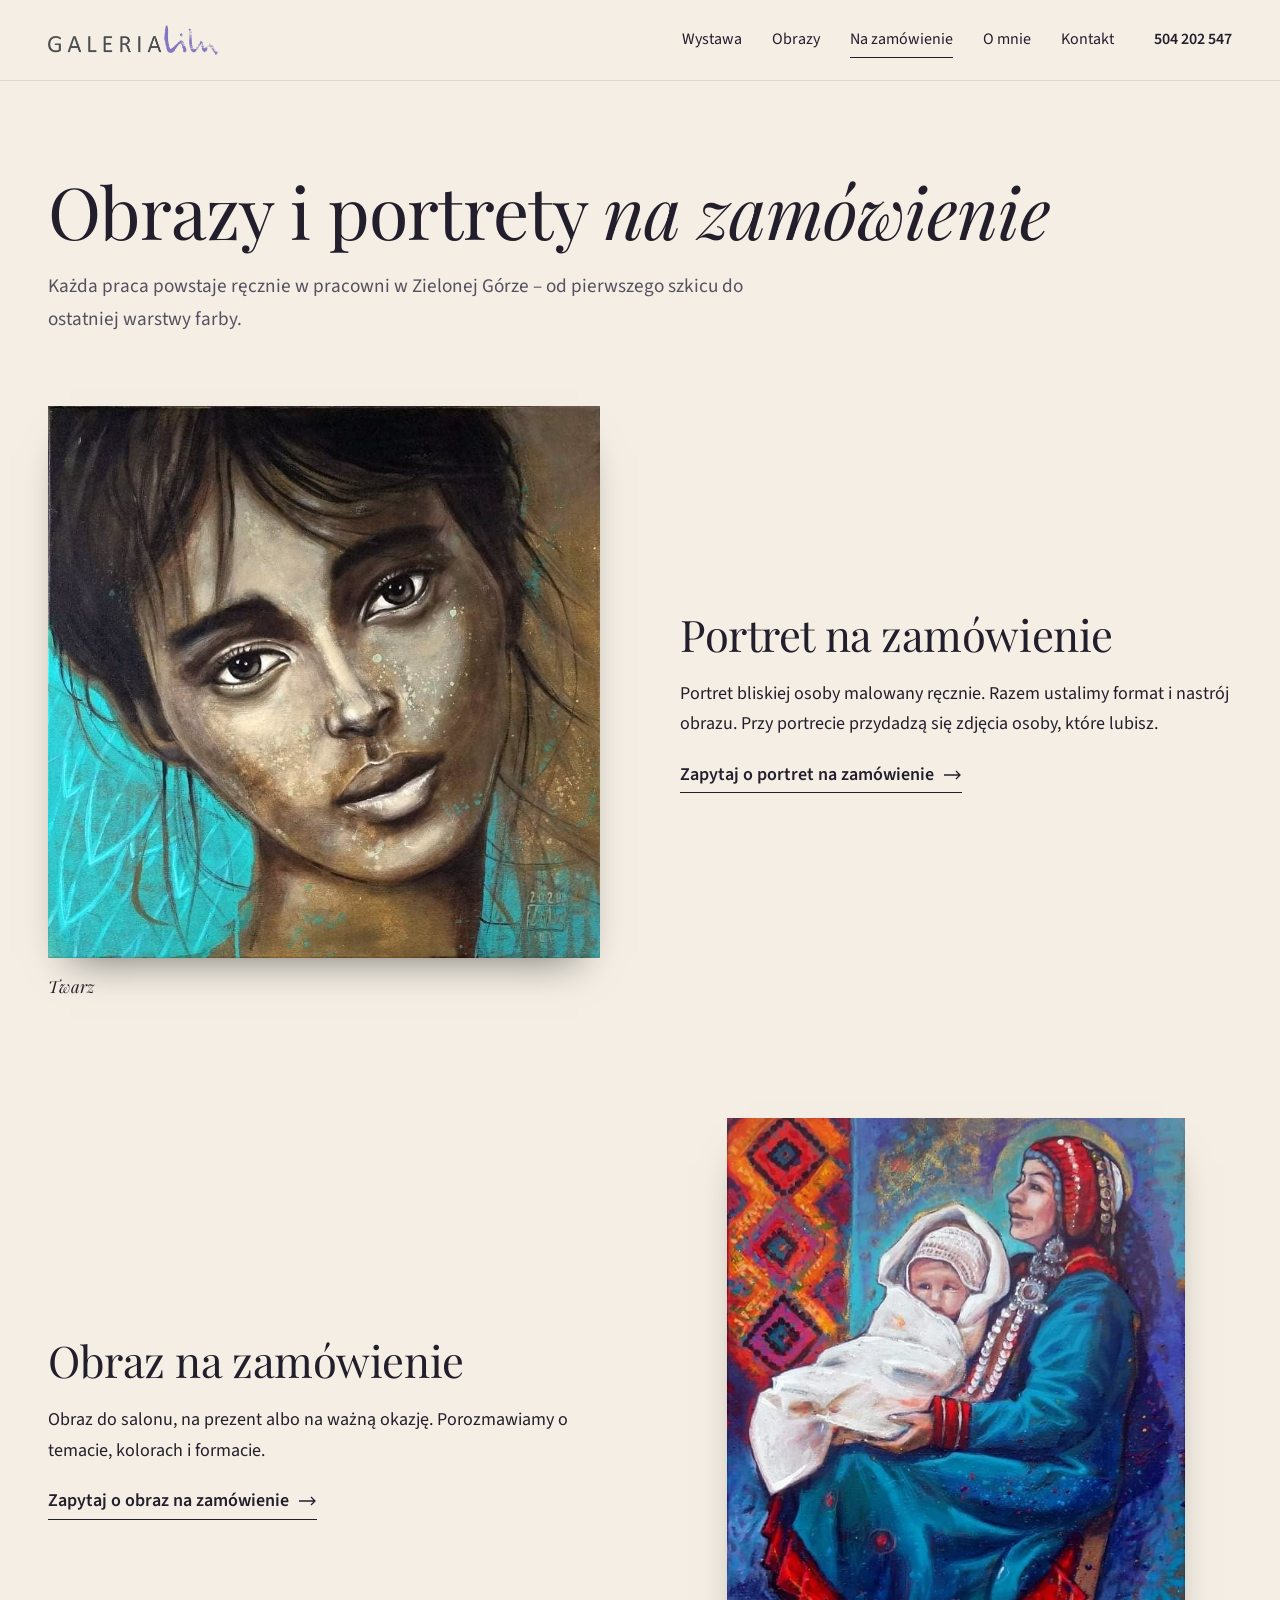
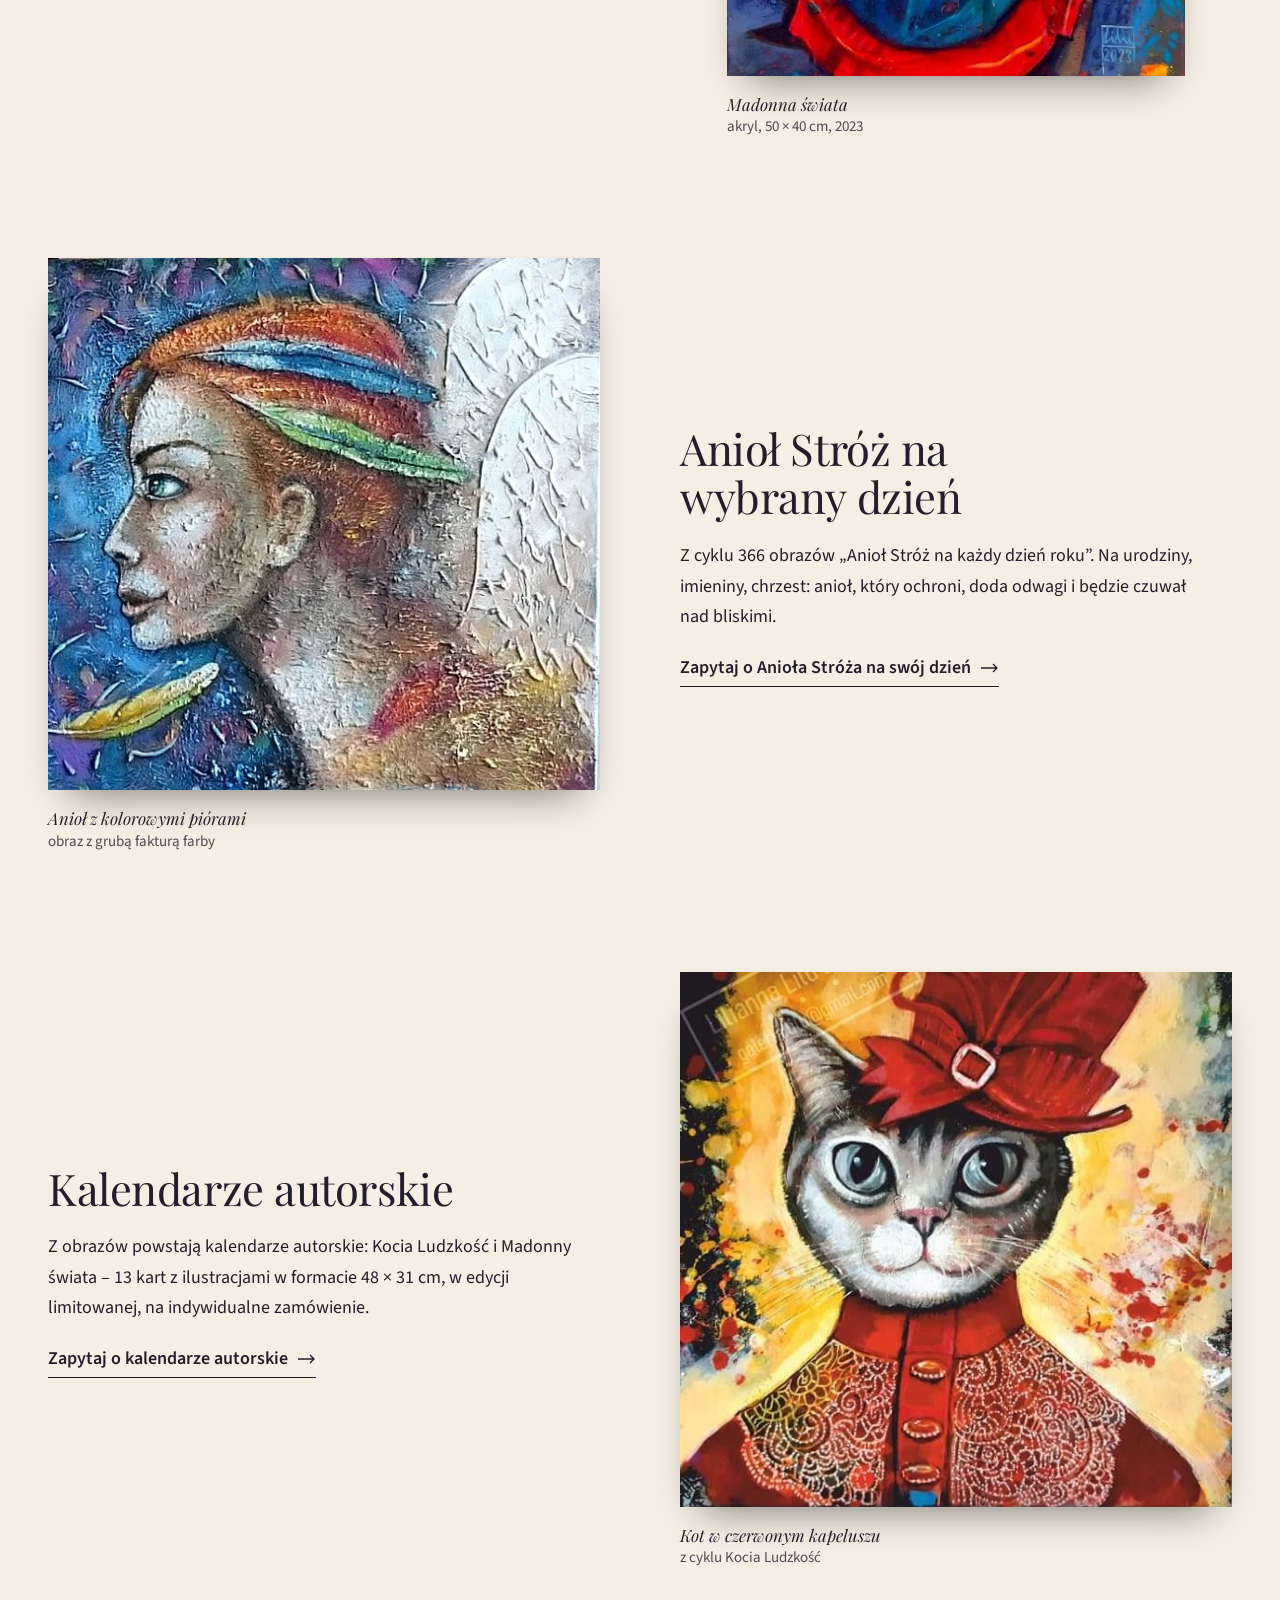
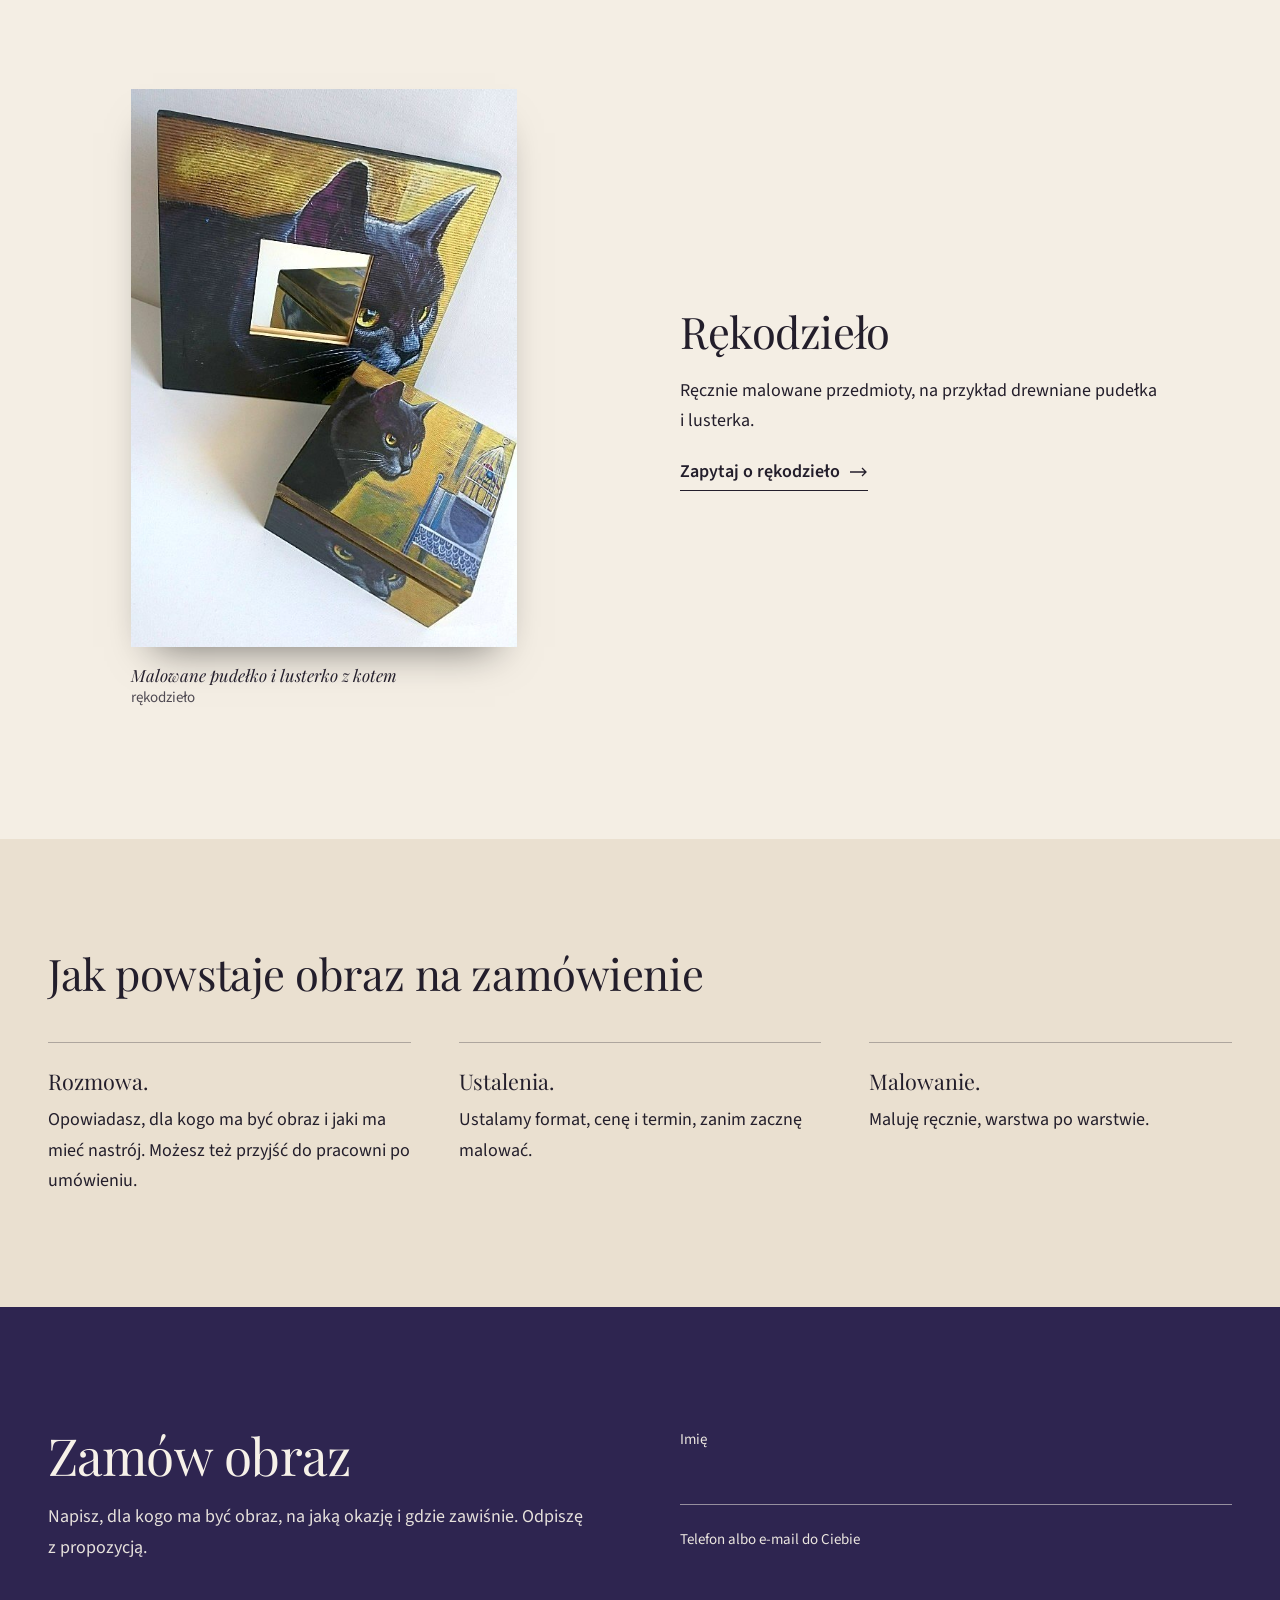
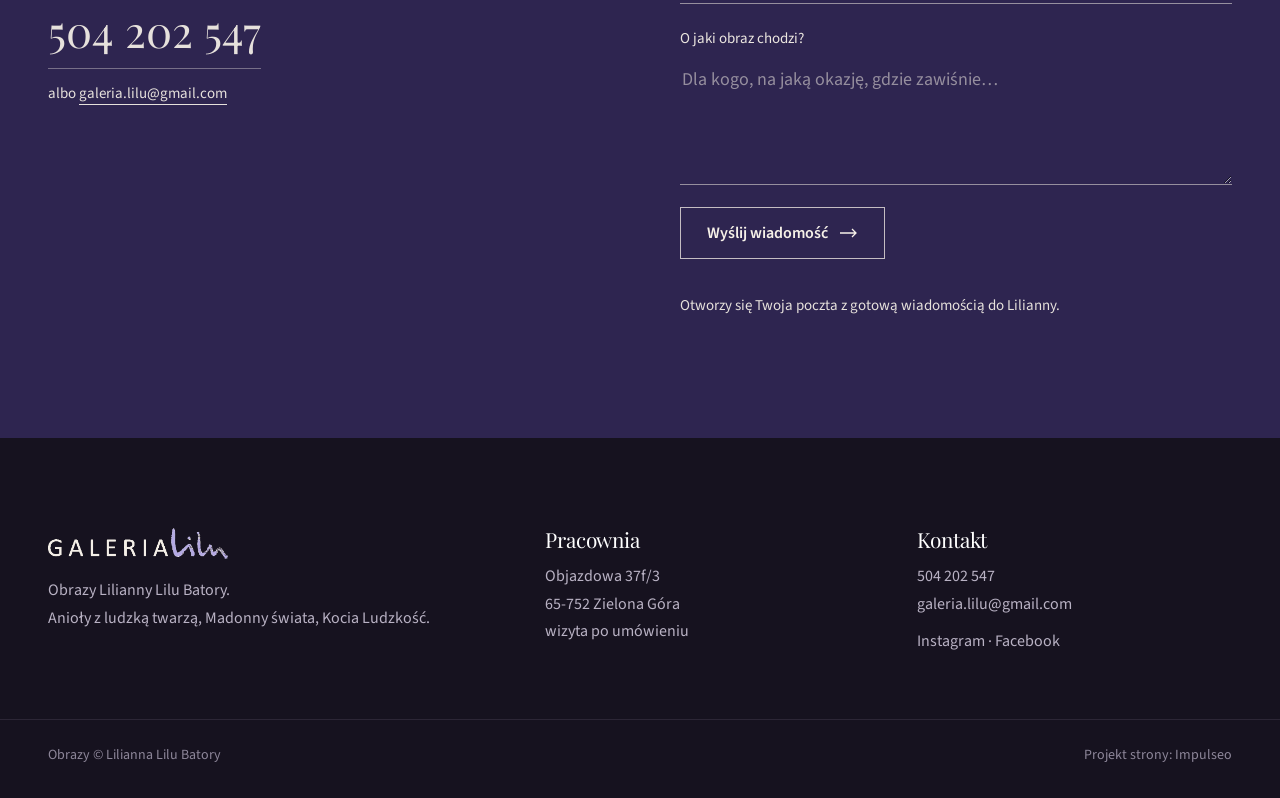
<file: oferta.html>
<!DOCTYPE html>
<html lang="pl">
<head>
<meta charset="UTF-8">
<meta name="viewport" content="width=device-width, initial-scale=1.0">
<title>Portrety i obrazy na zamówienie · Zielona Góra | Galeria Lilu</title>
<meta name="description" content="Portret na zamówienie, obraz na prezent, Anioł Stróż na wybrany dzień i kalendarze autorskie. Pracownia Lilianny Lilu Batory w Zielonej Górze.">
<link rel="canonical" href="https://impulseo-pl.github.io/galeria-lilu/oferta.html">
<meta name="robots" content="noindex, nofollow">
<meta property="og:type" content="website">
<meta property="og:locale" content="pl_PL">
<meta property="og:site_name" content="Galeria Lilu">
<meta property="og:title" content="Portrety i obrazy na zamówienie · Zielona Góra | Galeria Lilu">
<meta property="og:description" content="Portret na zamówienie, obraz na prezent, Anioł Stróż na wybrany dzień i kalendarze autorskie. Pracownia Lilianny Lilu Batory w Zielonej Górze.">
<meta property="og:url" content="https://impulseo-pl.github.io/galeria-lilu/oferta.html">
<meta property="og:image" content="https://impulseo-pl.github.io/galeria-lilu/img/og.jpg">
<meta name="twitter:card" content="summary_large_image">

<link rel="preconnect" href="https://fonts.googleapis.com"><link rel="preconnect" href="https://fonts.gstatic.com" crossorigin><link href="https://fonts.googleapis.com/css2?family=Playfair+Display:ital,wght@0,400;0,500;1,400;1,500&family=Source+Sans+3:ital,wght@0,400;0,600;1,400&display=swap" rel="stylesheet">
<link rel="stylesheet" href="assets/styles.css?v=8d108b2c">
</head>
<body>
<a class="skip" href="#tresc">Przejdź do treści</a>
<header class="nav" id="nav">
  <a class="logo" href="index.html" aria-label="Galeria Lilu – strona główna">
    <img class="logo-c" src="img/logo.png" alt="Galeria Lilu" width="665" height="116">
    <img class="logo-j" src="img/logo-jasne.png" alt="" width="665" height="116" aria-hidden="true">
  </a>
  <nav class="menu" id="menu" aria-label="Menu główne"><a href="index.html">Wystawa</a><a href="realizacje.html">Obrazy</a><a href="oferta.html" aria-current="page">Na zamówienie</a><a href="o-nas.html">O mnie</a><a href="kontakt.html">Kontakt</a></nav>
  <a class="nav-tel" href="tel:+48504202547">504 202 547</a>
  <button class="burger" id="burger" aria-label="Otwórz menu" aria-expanded="false" aria-controls="menu"><span></span><span></span></button>
</header>
<main id="tresc">

<section class="naglowek">
  <div class="wrap">
    <h1>Obrazy i portrety <em>na zamówienie</em></h1>
    <p>Każda praca powstaje ręcznie w pracowni w Zielonej Górze – od pierwszego szkicu do ostatniej warstwy farby.</p>
  </div>
</section>
<div class="wrap of-lista">
  <article class="of-rzad" id="portrety">
    <figure class="dzielo "><a href="img/twarz-1.jpg" class="powieksz" data-podpis="Twarz"><img src="img/twarz-1.jpg" alt="Twarz" width="900" height="900" loading="lazy" decoding="async"></a><figcaption><i>Twarz</i></figcaption></figure>
    <div class="of-txt"><h2>Portret na zamówienie</h2><p>Portret bliskiej osoby malowany ręcznie. Razem ustalimy format i nastrój obrazu. Przy portrecie przydadzą się zdjęcia osoby, które lubisz.</p><p><a class="link" href="#zapytaj">Zapytaj o portret na zamówienie <svg viewBox="0 0 18 10" aria-hidden="true"><path d="M0 5h16M12 1l4 4-4 4" fill="none" stroke="currentColor" stroke-width="1.3"/></svg></a></p></div>
  </article>
  <article class="of-rzad odwr" id="obrazy">
    <figure class="dzielo "><a href="img/madonna-1.jpg" class="powieksz" data-podpis="Madonna świata, akryl, 50 × 40 cm, 2023"><img src="img/madonna-1.jpg" alt="Madonna świata" width="600" height="731" loading="lazy" decoding="async"></a><figcaption><i>Madonna świata</i><span>akryl, 50 × 40 cm, 2023</span></figcaption></figure>
    <div class="of-txt"><h2>Obraz na zamówienie</h2><p>Obraz do salonu, na prezent albo na ważną okazję. Porozmawiamy o temacie, kolorach i formacie.</p><p><a class="link" href="#zapytaj">Zapytaj o obraz na zamówienie <svg viewBox="0 0 18 10" aria-hidden="true"><path d="M0 5h16M12 1l4 4-4 4" fill="none" stroke="currentColor" stroke-width="1.3"/></svg></a></p></div>
  </article>
  <article class="of-rzad" id="aniol">
    <figure class="dzielo "><a href="img/g1.jpg" class="powieksz" data-podpis="Anioł z kolorowymi piórami, obraz z grubą fakturą farby"><img src="img/g1.jpg" alt="Anioł z kolorowymi piórami" width="560" height="540" loading="lazy" decoding="async"></a><figcaption><i>Anioł z kolorowymi piórami</i><span>obraz z grubą fakturą farby</span></figcaption></figure>
    <div class="of-txt"><h2>Anioł Stróż na wybrany dzień</h2><p>Z cyklu 366 obrazów „Anioł Stróż na każdy dzień roku”. Na urodziny, imieniny, chrzest: anioł, który ochroni, doda odwagi i będzie czuwał nad bliskimi.</p><p><a class="link" href="#zapytaj">Zapytaj o Anioła Stróża na swój dzień <svg viewBox="0 0 18 10" aria-hidden="true"><path d="M0 5h16M12 1l4 4-4 4" fill="none" stroke="currentColor" stroke-width="1.3"/></svg></a></p></div>
  </article>
  <article class="of-rzad odwr" id="kalendarze">
    <figure class="dzielo "><a href="img/kot-1.jpg" class="powieksz" data-podpis="Kot w czerwonym kapeluszu, z cyklu Kocia Ludzkość"><img src="img/kot-1.jpg" alt="Kot w czerwonym kapeluszu" width="594" height="575" loading="lazy" decoding="async"></a><figcaption><i>Kot w czerwonym kapeluszu</i><span>z cyklu Kocia Ludzkość</span></figcaption></figure>
    <div class="of-txt"><h2>Kalendarze autorskie</h2><p>Z obrazów powstają kalendarze autorskie: Kocia Ludzkość i Madonny świata – 13 kart z ilustracjami w formacie 48 × 31 cm, w edycji limitowanej, na indywidualne zamówienie.</p><p><a class="link" href="#zapytaj">Zapytaj o kalendarze autorskie <svg viewBox="0 0 18 10" aria-hidden="true"><path d="M0 5h16M12 1l4 4-4 4" fill="none" stroke="currentColor" stroke-width="1.3"/></svg></a></p></div>
  </article>
  <article class="of-rzad" id="rekodzielo">
    <figure class="dzielo "><a href="img/g2.jpg" class="powieksz" data-podpis="Malowane pudełko i lusterko z kotem, rękodzieło"><img src="img/g2.jpg" alt="Malowane pudełko i lusterko z kotem" width="540" height="782" loading="lazy" decoding="async"></a><figcaption><i>Malowane pudełko i lusterko z kotem</i><span>rękodzieło</span></figcaption></figure>
    <div class="of-txt"><h2>Rękodzieło</h2><p>Ręcznie malowane przedmioty, na przykład drewniane pudełka i lusterka.</p><p><a class="link" href="#zapytaj">Zapytaj o rękodzieło <svg viewBox="0 0 18 10" aria-hidden="true"><path d="M0 5h16M12 1l4 4-4 4" fill="none" stroke="currentColor" stroke-width="1.3"/></svg></a></p></div>
  </article>
</div>
<section class="jak">
  <div class="wrap">
    <h2>Jak powstaje obraz na zamówienie</h2>
    <ol class="jak-kroki">
      <li><b>Rozmowa.</b> Opowiadasz, dla kogo ma być obraz i jaki ma mieć nastrój. Możesz też przyjść do pracowni po umówieniu.</li>
      <li><b>Ustalenia.</b> Ustalamy format, cenę i termin, zanim zacznę malować.</li>
      <li><b>Malowanie.</b> Maluję ręcznie, warstwa po warstwie.</li>
    </ol>
  </div>
</section>
<section class="zapytanie" id="zapytaj">
  <div class="wrap zapytanie-in">
    <div>
      <h2>Zamów obraz</h2>
      <p>Napisz, dla kogo ma być obraz, na jaką okazję i gdzie zawiśnie. Odpiszę z propozycją.</p>
      <p class="zap-tel"><a href="tel:+48504202547">504 202 547</a></p>
      <p class="drobny">albo <a href="mailto:galeria.lilu@gmail.com">galeria.lilu@gmail.com</a></p>
    </div>
    <form class="form-mail" data-temat="Obraz na zamówienie">
      <label><span>Imię</span><input name="imie" autocomplete="given-name"></label>
      <label><span>Telefon albo e-mail do Ciebie</span><input name="kontakt" autocomplete="email"></label>
      <label><span>O jaki obraz chodzi?</span><textarea name="wiad" rows="4" placeholder="Dla kogo, na jaką okazję, gdzie zawiśnie…"></textarea></label>
      <button class="btn" type="submit">Wyślij wiadomość <svg viewBox="0 0 18 10" aria-hidden="true"><path d="M0 5h16M12 1l4 4-4 4" fill="none" stroke="currentColor" stroke-width="1.3"/></svg></button>
      <p class="drobny">Otworzy się Twoja poczta z gotową wiadomością do Lilianny.</p>
    </form>
  </div>
</section>
</main>
<footer class="stopka">
  <div class="wrap stopka-in">
    <div class="stopka-podpis">
      <img src="img/logo-jasne.png" alt="Galeria Lilu" width="665" height="116" loading="lazy">
      <p>Obrazy Lilianny Lilu Batory.<br>Anioły z ludzką twarzą, Madonny świata, Kocia Ludzkość.</p>
    </div>
    <div>
      <h2>Pracownia</h2>
      <p>Objazdowa 37f/3<br>65-752 Zielona Góra<br>wizyta po umówieniu</p>
    </div>
    <div>
      <h2>Kontakt</h2>
      <p><a href="tel:+48504202547">504 202 547</a><br><a href="mailto:galeria.lilu@gmail.com">galeria.lilu@gmail.com</a></p>
      <p class="stopka-soc"><a href="https://www.instagram.com/galeria.lilu/" target="_blank" rel="noopener">Instagram</a> · <a href="https://www.facebook.com/p/galerialilu-100063552610702/" target="_blank" rel="noopener">Facebook</a></p>
    </div>
  </div>
  <div class="wrap stopka-dol"><span>Obrazy © Lilianna Lilu Batory</span><span>Projekt strony: <a href="https://impulseo.pl" target="_blank" rel="noopener">Impulseo</a></span></div>
</footer>
<div class="pasek-tel"><a href="tel:+48504202547">Zadzwoń</a><a href="mailto:galeria.lilu@gmail.com">Napisz</a></div>
<div class="lightbox" id="lb" hidden role="dialog" aria-modal="true" aria-label="Powiększony obraz">
  <button class="lb-x" aria-label="Zamknij"><svg viewBox="0 0 20 20" aria-hidden="true"><path d="M2 2l16 16M18 2 2 18" stroke="currentColor" stroke-width="1.3"/></svg></button>
  <button class="lb-n lb-prev" aria-label="Poprzedni"><svg viewBox="0 0 18 10" aria-hidden="true"><path d="M0 5h16M12 1l4 4-4 4" fill="none" stroke="currentColor" stroke-width="1.3"/></svg></button>
  <figure><img alt=""><figcaption><span class="lb-podpis"></span><a href="mailto:galeria.lilu@gmail.com?subject=Pytanie%20o%20obraz" class="lb-pyt">Zapytaj o ten obraz</a></figcaption></figure>
  <button class="lb-n lb-next" aria-label="Następny"><svg viewBox="0 0 18 10" aria-hidden="true"><path d="M0 5h16M12 1l4 4-4 4" fill="none" stroke="currentColor" stroke-width="1.3"/></svg></button>
</div>
<div class="demo-wazne" data-do="2026-11-27" data-cykl="3" hidden><svg class="dw-ico" width="13" height="13" viewBox="0 0 24 24" fill="none" aria-hidden="true"><circle cx="12" cy="12" r="8.6" stroke="currentColor" stroke-width="1.8"/><path d="M12 7.2V12l3.3 2" stroke="currentColor" stroke-width="1.8" stroke-linecap="round"/></svg><span class="dw-txt"></span></div>
<script src="assets/main.js?v=8d108b2c"></script>
</body>
</html>
</file>
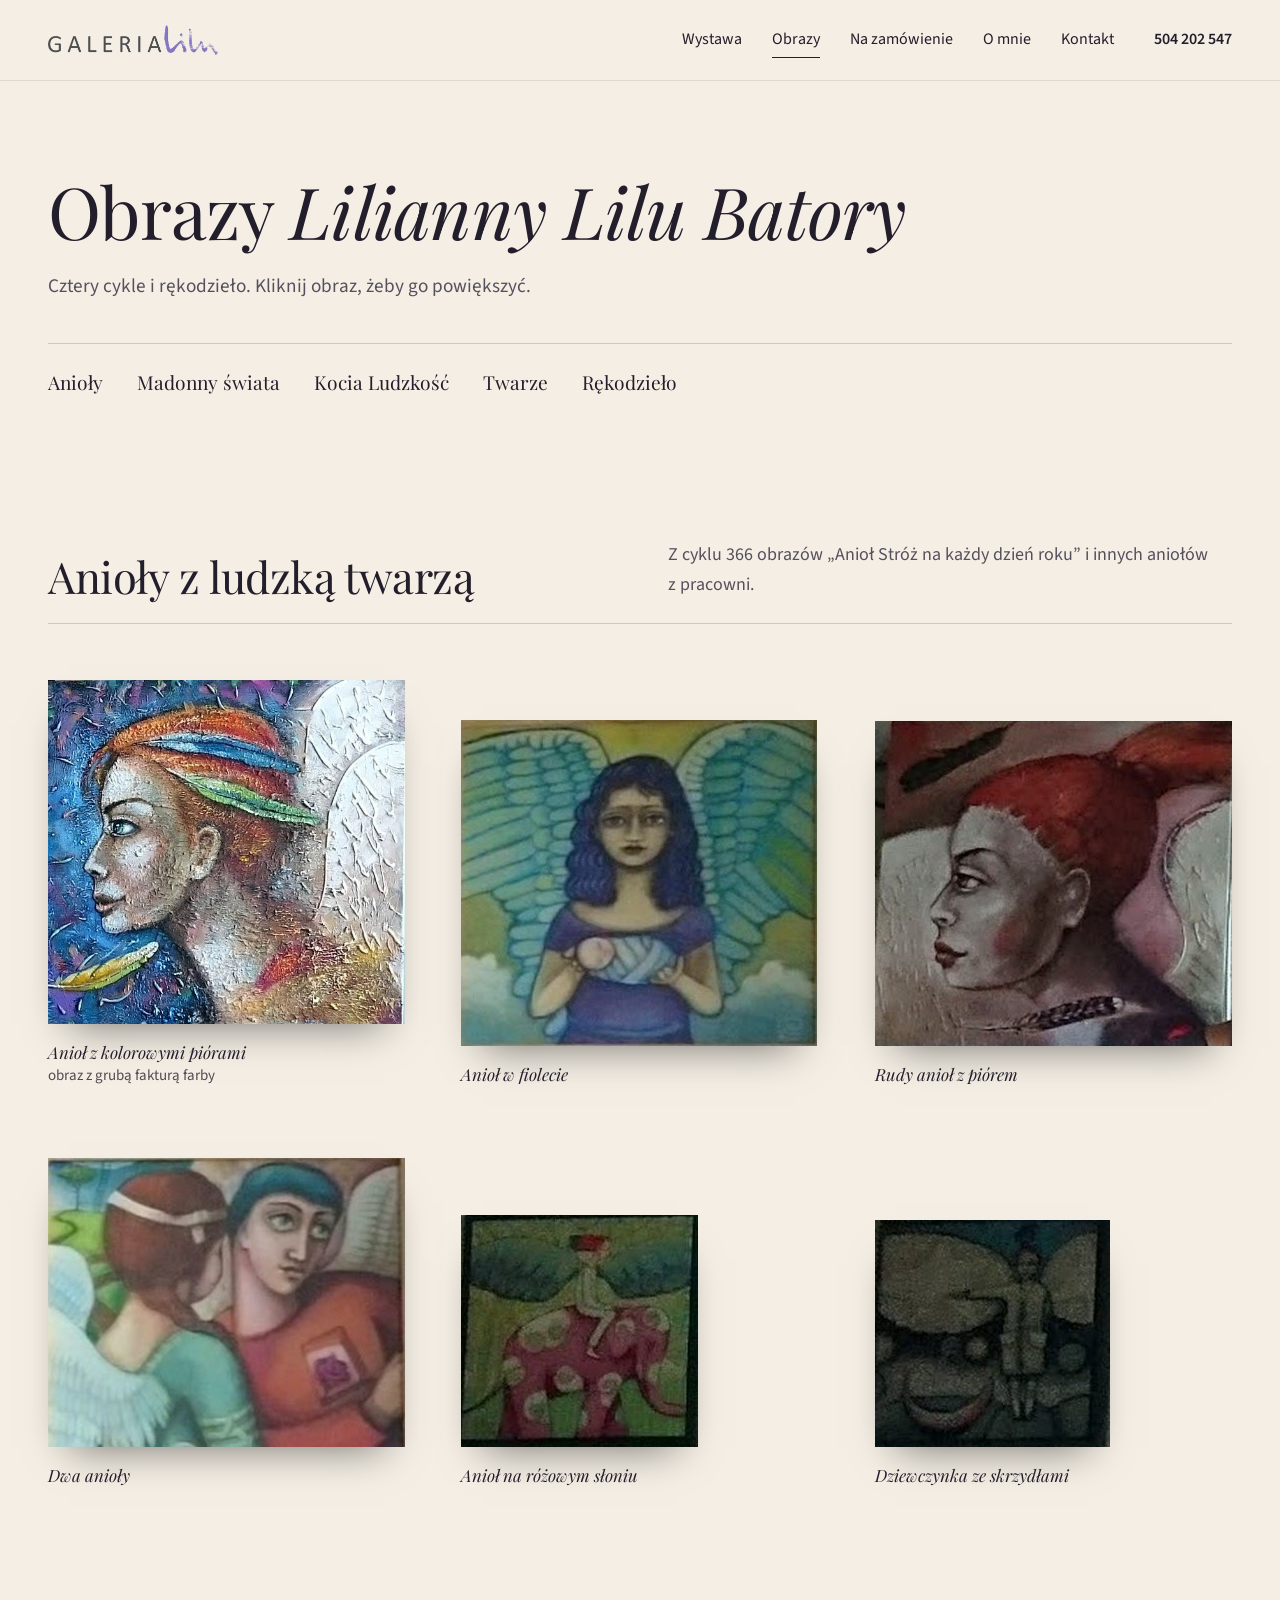
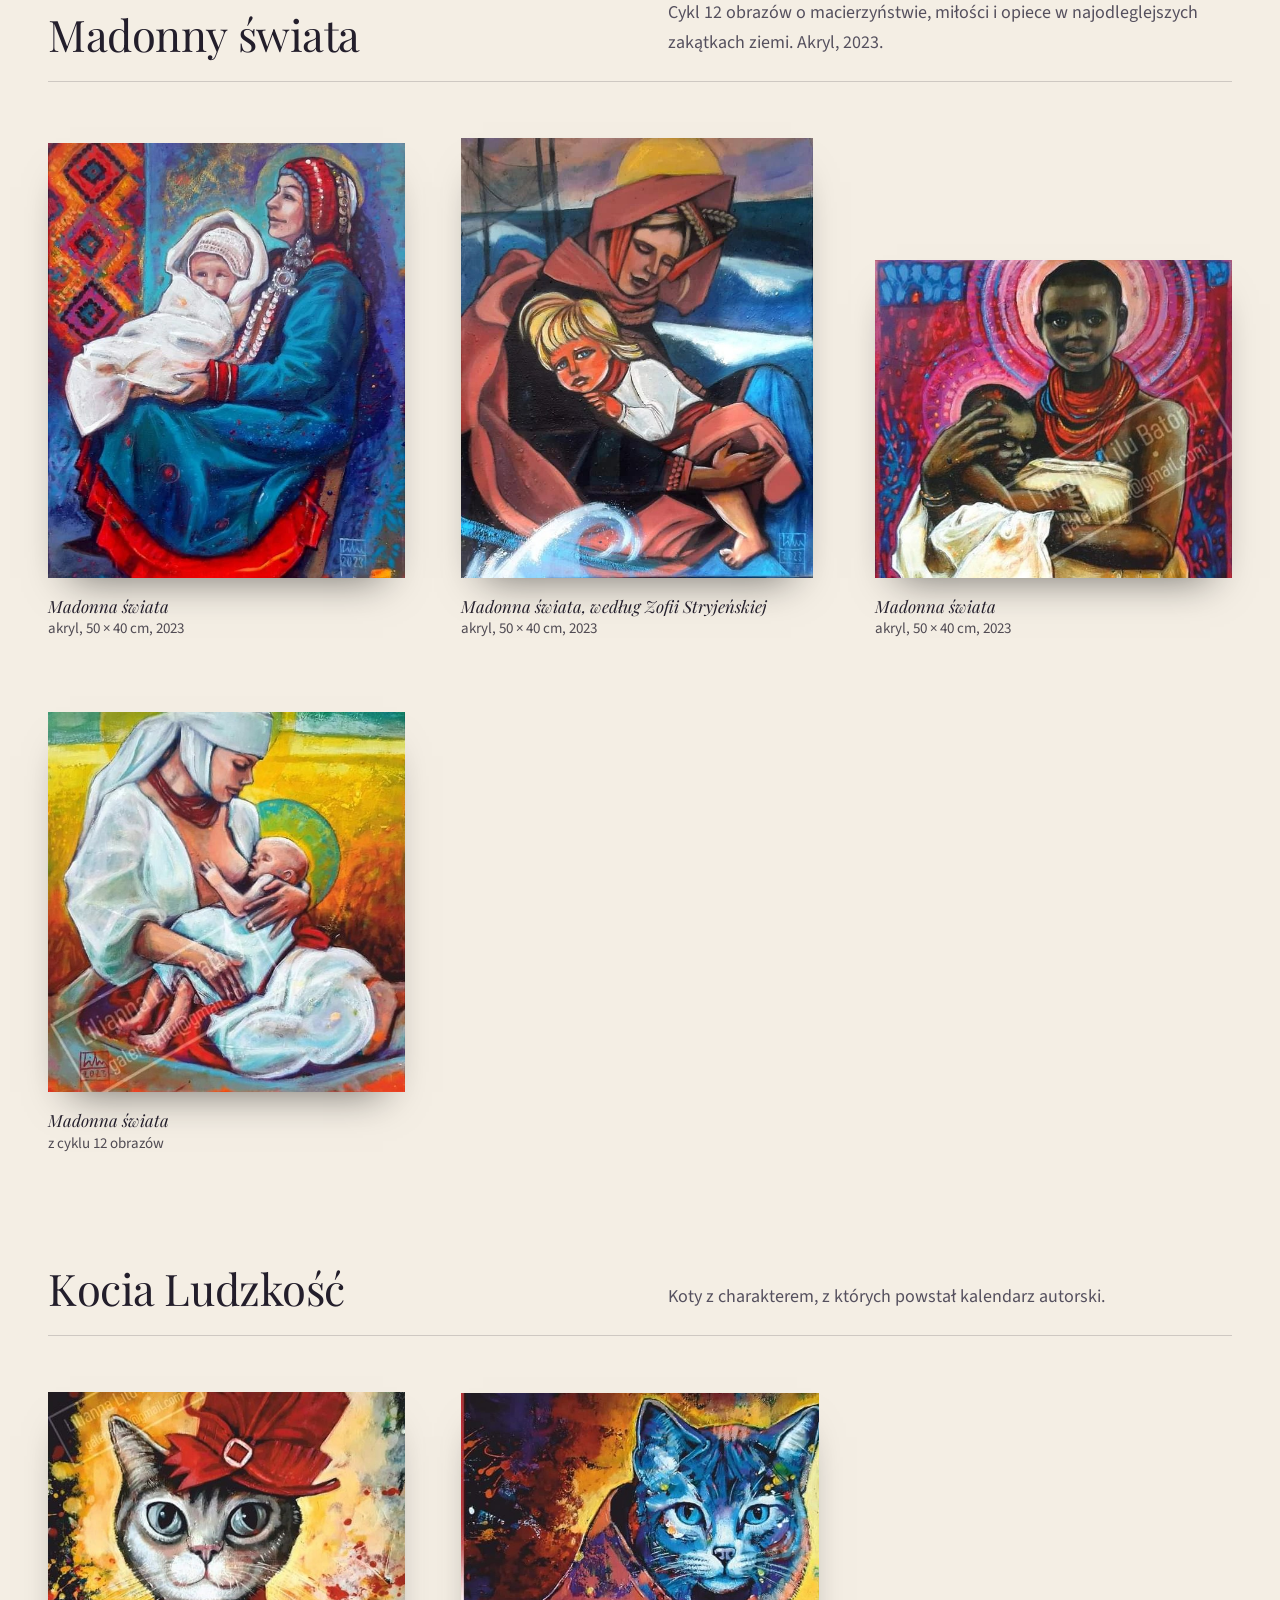
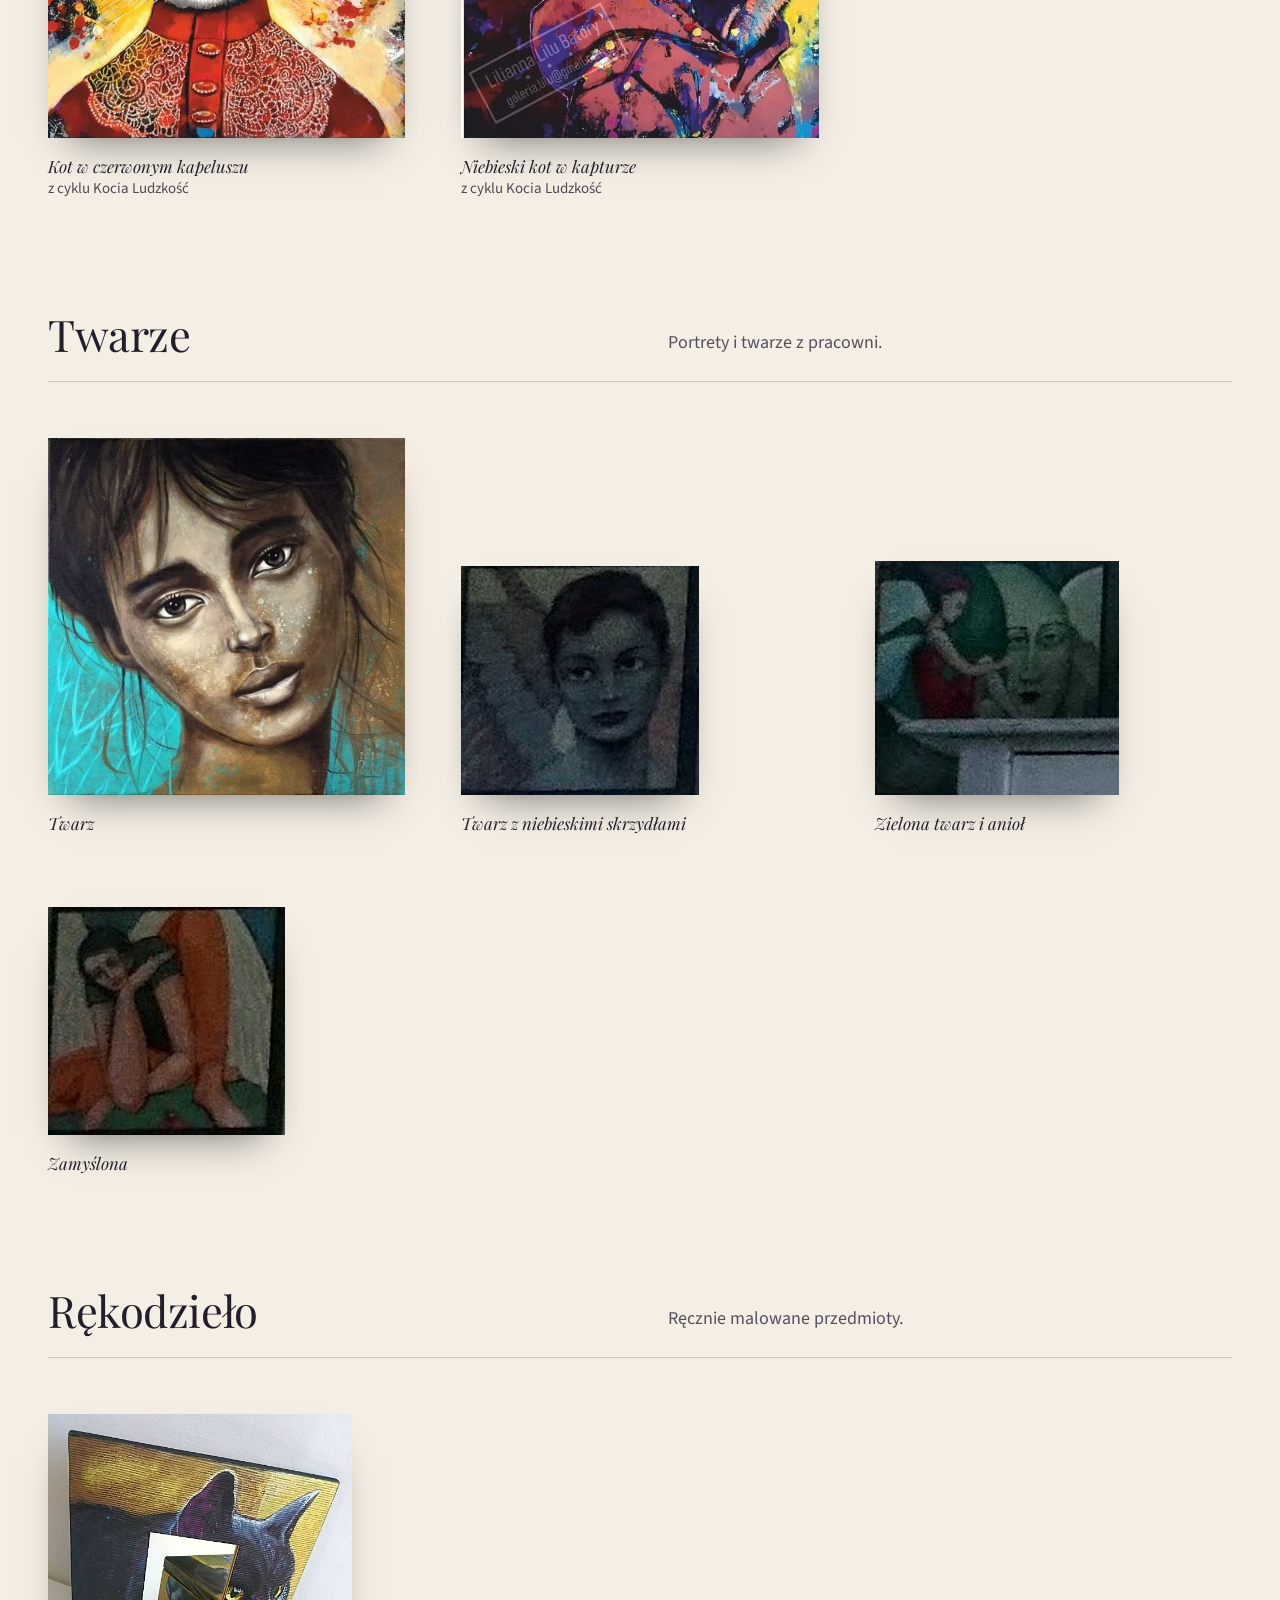
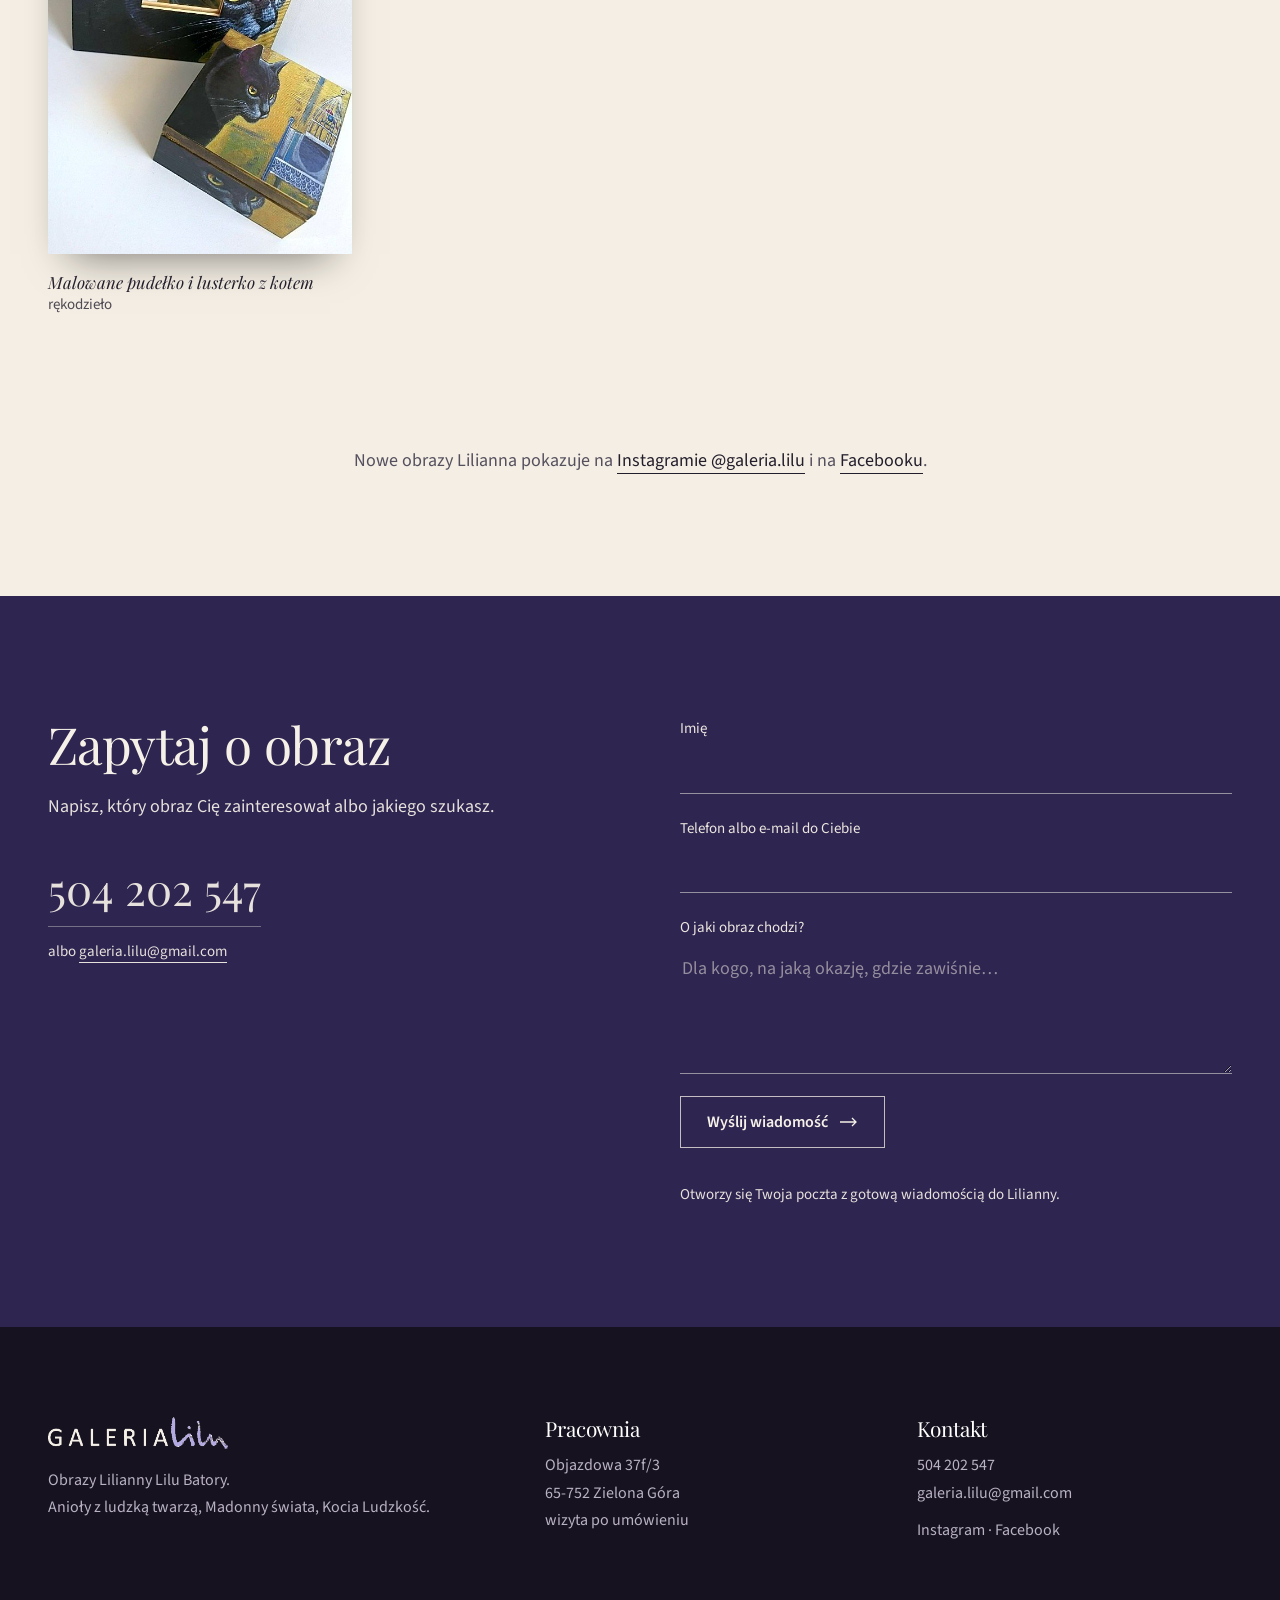
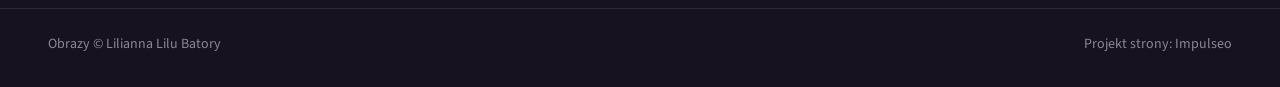
<file: realizacje.html>
<!DOCTYPE html>
<html lang="pl">
<head>
<meta charset="UTF-8">
<meta name="viewport" content="width=device-width, initial-scale=1.0">
<title>Obrazy – anioły, Madonny świata, Kocia Ludzkość | Galeria Lilu</title>
<meta name="description" content="Obrazy Lilianny Lilu Batory z pracowni w Zielonej Górze: anioły z ludzką twarzą, Madonny świata, koty, twarze i rękodzieło.">
<link rel="canonical" href="https://impulseo-pl.github.io/galeria-lilu/realizacje.html">
<meta name="robots" content="noindex, nofollow">
<meta property="og:type" content="website">
<meta property="og:locale" content="pl_PL">
<meta property="og:site_name" content="Galeria Lilu">
<meta property="og:title" content="Obrazy – anioły, Madonny świata, Kocia Ludzkość | Galeria Lilu">
<meta property="og:description" content="Obrazy Lilianny Lilu Batory z pracowni w Zielonej Górze: anioły z ludzką twarzą, Madonny świata, koty, twarze i rękodzieło.">
<meta property="og:url" content="https://impulseo-pl.github.io/galeria-lilu/realizacje.html">
<meta property="og:image" content="https://impulseo-pl.github.io/galeria-lilu/img/og.jpg">
<meta name="twitter:card" content="summary_large_image">

<link rel="preconnect" href="https://fonts.googleapis.com"><link rel="preconnect" href="https://fonts.gstatic.com" crossorigin><link href="https://fonts.googleapis.com/css2?family=Playfair+Display:ital,wght@0,400;0,500;1,400;1,500&family=Source+Sans+3:ital,wght@0,400;0,600;1,400&display=swap" rel="stylesheet">
<link rel="stylesheet" href="assets/styles.css?v=8d108b2c">
</head>
<body>
<a class="skip" href="#tresc">Przejdź do treści</a>
<header class="nav" id="nav">
  <a class="logo" href="index.html" aria-label="Galeria Lilu – strona główna">
    <img class="logo-c" src="img/logo.png" alt="Galeria Lilu" width="665" height="116">
    <img class="logo-j" src="img/logo-jasne.png" alt="" width="665" height="116" aria-hidden="true">
  </a>
  <nav class="menu" id="menu" aria-label="Menu główne"><a href="index.html">Wystawa</a><a href="realizacje.html" aria-current="page">Obrazy</a><a href="oferta.html">Na zamówienie</a><a href="o-nas.html">O mnie</a><a href="kontakt.html">Kontakt</a></nav>
  <a class="nav-tel" href="tel:+48504202547">504 202 547</a>
  <button class="burger" id="burger" aria-label="Otwórz menu" aria-expanded="false" aria-controls="menu"><span></span><span></span></button>
</header>
<main id="tresc">

<section class="naglowek">
  <div class="wrap">
    <h1>Obrazy <em>Lilianny Lilu Batory</em></h1>
    <p>Cztery cykle i rękodzieło. Kliknij obraz, żeby go powiększyć.</p>
    <nav class="cykle-nav" aria-label="Cykle"><a href="#anioly">Anioły</a><a href="#madonny">Madonny świata</a><a href="#koty">Kocia Ludzkość</a><a href="#twarze">Twarze</a><a href="#rekodzielo">Rękodzieło</a></nav>
  </div>
</section>
<div class="wrap">
  <section class="cykl-blok" id="anioly">
    <div class="cykl-glowa"><h2>Anioły z ludzką twarzą</h2><p>Z cyklu 366 obrazów „Anioł Stróż na każdy dzień roku” i innych aniołów z pracowni.</p></div>
    <div class="siatka"><figure class="dzielo "><a href="img/g1.jpg" class="powieksz" data-podpis="Anioł z kolorowymi piórami, obraz z grubą fakturą farby"><img src="img/g1.jpg" alt="Anioł z kolorowymi piórami" width="560" height="540" loading="lazy" decoding="async"></a><figcaption><i>Anioł z kolorowymi piórami</i><span>obraz z grubą fakturą farby</span></figcaption></figure><figure class="dzielo "><a href="img/a-fiolet.jpg" class="powieksz" data-podpis="Anioł w fiolecie"><img src="img/a-fiolet.jpg" alt="Anioł w fiolecie" width="356" height="326" loading="lazy" decoding="async"></a><figcaption><i>Anioł w fiolecie</i></figcaption></figure><figure class="dzielo "><a href="img/p-ruda.jpg" class="powieksz" data-podpis="Rudy anioł z piórem"><img src="img/p-ruda.jpg" alt="Rudy anioł z piórem" width="400" height="364" loading="lazy" decoding="async"></a><figcaption><i>Rudy anioł z piórem</i></figcaption></figure><figure class="dzielo "><a href="img/a-para.jpg" class="powieksz" data-podpis="Dwa anioły"><img src="img/a-para.jpg" alt="Dwa anioły" width="366" height="296" loading="lazy" decoding="async"></a><figcaption><i>Dwa anioły</i></figcaption></figure><figure class="dzielo "><a href="img/p-slon.jpg" class="powieksz" data-podpis="Anioł na różowym słoniu"><img src="img/p-slon.jpg" alt="Anioł na różowym słoniu" width="237" height="232" loading="lazy" decoding="async"></a><figcaption><i>Anioł na różowym słoniu</i></figcaption></figure><figure class="dzielo "><a href="img/p-motyl.jpg" class="powieksz" data-podpis="Dziewczynka ze skrzydłami"><img src="img/p-motyl.jpg" alt="Dziewczynka ze skrzydłami" width="235" height="227" loading="lazy" decoding="async"></a><figcaption><i>Dziewczynka ze skrzydłami</i></figcaption></figure></div>
  </section>
  <section class="cykl-blok" id="madonny">
    <div class="cykl-glowa"><h2>Madonny świata</h2><p>Cykl 12 obrazów o macierzyństwie, miłości i opiece w najodleglejszych zakątkach ziemi. Akryl, 2023.</p></div>
    <div class="siatka"><figure class="dzielo "><a href="img/madonna-1.jpg" class="powieksz" data-podpis="Madonna świata, akryl, 50 × 40 cm, 2023"><img src="img/madonna-1.jpg" alt="Madonna świata" width="600" height="731" loading="lazy" decoding="async"></a><figcaption><i>Madonna świata</i><span>akryl, 50 × 40 cm, 2023</span></figcaption></figure><figure class="dzielo "><a href="img/madonna-2.jpg" class="powieksz" data-podpis="Madonna świata, według Zofii Stryjeńskiej, akryl, 50 × 40 cm, 2023"><img src="img/madonna-2.jpg" alt="Madonna świata, według Zofii Stryjeńskiej" width="600" height="750" loading="lazy" decoding="async"></a><figcaption><i>Madonna świata, według Zofii Stryjeńskiej</i><span>akryl, 50 × 40 cm, 2023</span></figcaption></figure><figure class="dzielo "><a href="img/madonna-3.jpg" class="powieksz" data-podpis="Madonna świata, akryl, 50 × 40 cm, 2023"><img src="img/madonna-3.jpg" alt="Madonna świata" width="578" height="514" loading="lazy" decoding="async"></a><figcaption><i>Madonna świata</i><span>akryl, 50 × 40 cm, 2023</span></figcaption></figure><figure class="dzielo "><a href="img/madonna-4.jpg" class="powieksz" data-podpis="Madonna świata, z cyklu 12 obrazów"><img src="img/madonna-4.jpg" alt="Madonna świata" width="578" height="615" loading="lazy" decoding="async"></a><figcaption><i>Madonna świata</i><span>z cyklu 12 obrazów</span></figcaption></figure></div>
  </section>
  <section class="cykl-blok" id="koty">
    <div class="cykl-glowa"><h2>Kocia Ludzkość</h2><p>Koty z charakterem, z których powstał kalendarz autorski.</p></div>
    <div class="siatka"><figure class="dzielo "><a href="img/kot-1.jpg" class="powieksz" data-podpis="Kot w czerwonym kapeluszu, z cyklu Kocia Ludzkość"><img src="img/kot-1.jpg" alt="Kot w czerwonym kapeluszu" width="594" height="575" loading="lazy" decoding="async"></a><figcaption><i>Kot w czerwonym kapeluszu</i><span>z cyklu Kocia Ludzkość</span></figcaption></figure><figure class="dzielo "><a href="img/kot-2.jpg" class="powieksz" data-podpis="Niebieski kot w kapturze, z cyklu Kocia Ludzkość"><img src="img/kot-2.jpg" alt="Niebieski kot w kapturze" width="588" height="568" loading="lazy" decoding="async"></a><figcaption><i>Niebieski kot w kapturze</i><span>z cyklu Kocia Ludzkość</span></figcaption></figure></div>
  </section>
  <section class="cykl-blok" id="twarze">
    <div class="cykl-glowa"><h2>Twarze</h2><p>Portrety i twarze z pracowni.</p></div>
    <div class="siatka"><figure class="dzielo "><a href="img/twarz-1.jpg" class="powieksz" data-podpis="Twarz"><img src="img/twarz-1.jpg" alt="Twarz" width="900" height="900" loading="lazy" decoding="async"></a><figcaption><i>Twarz</i></figcaption></figure><figure class="dzielo "><a href="img/p-portret.jpg" class="powieksz" data-podpis="Twarz z niebieskimi skrzydłami"><img src="img/p-portret.jpg" alt="Twarz z niebieskimi skrzydłami" width="238" height="229" loading="lazy" decoding="async"></a><figcaption><i>Twarz z niebieskimi skrzydłami</i></figcaption></figure><figure class="dzielo "><a href="img/p-zielony.jpg" class="powieksz" data-podpis="Zielona twarz i anioł"><img src="img/p-zielony.jpg" alt="Zielona twarz i anioł" width="244" height="234" loading="lazy" decoding="async"></a><figcaption><i>Zielona twarz i anioł</i></figcaption></figure><figure class="dzielo "><a href="img/p-pomarancz.jpg" class="powieksz" data-podpis="Zamyślona"><img src="img/p-pomarancz.jpg" alt="Zamyślona" width="237" height="228" loading="lazy" decoding="async"></a><figcaption><i>Zamyślona</i></figcaption></figure></div>
  </section>
  <section class="cykl-blok" id="rekodzielo">
    <div class="cykl-glowa"><h2>Rękodzieło</h2><p>Ręcznie malowane przedmioty.</p></div>
    <div class="siatka"><figure class="dzielo "><a href="img/g2.jpg" class="powieksz" data-podpis="Malowane pudełko i lusterko z kotem, rękodzieło"><img src="img/g2.jpg" alt="Malowane pudełko i lusterko z kotem" width="540" height="782" loading="lazy" decoding="async"></a><figcaption><i>Malowane pudełko i lusterko z kotem</i><span>rękodzieło</span></figcaption></figure></div>
  </section>
  <p class="ig-info">Nowe obrazy Lilianna pokazuje na <a href="https://www.instagram.com/galeria.lilu/" target="_blank" rel="noopener">Instagramie @galeria.lilu</a> i na <a href="https://www.facebook.com/p/galerialilu-100063552610702/" target="_blank" rel="noopener">Facebooku</a>.</p>
</div>
<section class="zapytanie" id="zapytaj">
  <div class="wrap zapytanie-in">
    <div>
      <h2>Zapytaj o obraz</h2>
      <p>Napisz, który obraz Cię zainteresował albo jakiego szukasz.</p>
      <p class="zap-tel"><a href="tel:+48504202547">504 202 547</a></p>
      <p class="drobny">albo <a href="mailto:galeria.lilu@gmail.com">galeria.lilu@gmail.com</a></p>
    </div>
    <form class="form-mail" data-temat="Pytanie o obraz z galerii">
      <label><span>Imię</span><input name="imie" autocomplete="given-name"></label>
      <label><span>Telefon albo e-mail do Ciebie</span><input name="kontakt" autocomplete="email"></label>
      <label><span>O jaki obraz chodzi?</span><textarea name="wiad" rows="4" placeholder="Dla kogo, na jaką okazję, gdzie zawiśnie…"></textarea></label>
      <button class="btn" type="submit">Wyślij wiadomość <svg viewBox="0 0 18 10" aria-hidden="true"><path d="M0 5h16M12 1l4 4-4 4" fill="none" stroke="currentColor" stroke-width="1.3"/></svg></button>
      <p class="drobny">Otworzy się Twoja poczta z gotową wiadomością do Lilianny.</p>
    </form>
  </div>
</section>
</main>
<footer class="stopka">
  <div class="wrap stopka-in">
    <div class="stopka-podpis">
      <img src="img/logo-jasne.png" alt="Galeria Lilu" width="665" height="116" loading="lazy">
      <p>Obrazy Lilianny Lilu Batory.<br>Anioły z ludzką twarzą, Madonny świata, Kocia Ludzkość.</p>
    </div>
    <div>
      <h2>Pracownia</h2>
      <p>Objazdowa 37f/3<br>65-752 Zielona Góra<br>wizyta po umówieniu</p>
    </div>
    <div>
      <h2>Kontakt</h2>
      <p><a href="tel:+48504202547">504 202 547</a><br><a href="mailto:galeria.lilu@gmail.com">galeria.lilu@gmail.com</a></p>
      <p class="stopka-soc"><a href="https://www.instagram.com/galeria.lilu/" target="_blank" rel="noopener">Instagram</a> · <a href="https://www.facebook.com/p/galerialilu-100063552610702/" target="_blank" rel="noopener">Facebook</a></p>
    </div>
  </div>
  <div class="wrap stopka-dol"><span>Obrazy © Lilianna Lilu Batory</span><span>Projekt strony: <a href="https://impulseo.pl" target="_blank" rel="noopener">Impulseo</a></span></div>
</footer>
<div class="pasek-tel"><a href="tel:+48504202547">Zadzwoń</a><a href="mailto:galeria.lilu@gmail.com">Napisz</a></div>
<div class="lightbox" id="lb" hidden role="dialog" aria-modal="true" aria-label="Powiększony obraz">
  <button class="lb-x" aria-label="Zamknij"><svg viewBox="0 0 20 20" aria-hidden="true"><path d="M2 2l16 16M18 2 2 18" stroke="currentColor" stroke-width="1.3"/></svg></button>
  <button class="lb-n lb-prev" aria-label="Poprzedni"><svg viewBox="0 0 18 10" aria-hidden="true"><path d="M0 5h16M12 1l4 4-4 4" fill="none" stroke="currentColor" stroke-width="1.3"/></svg></button>
  <figure><img alt=""><figcaption><span class="lb-podpis"></span><a href="mailto:galeria.lilu@gmail.com?subject=Pytanie%20o%20obraz" class="lb-pyt">Zapytaj o ten obraz</a></figcaption></figure>
  <button class="lb-n lb-next" aria-label="Następny"><svg viewBox="0 0 18 10" aria-hidden="true"><path d="M0 5h16M12 1l4 4-4 4" fill="none" stroke="currentColor" stroke-width="1.3"/></svg></button>
</div>
<div class="demo-wazne" data-do="2026-11-27" data-cykl="3" hidden><svg class="dw-ico" width="13" height="13" viewBox="0 0 24 24" fill="none" aria-hidden="true"><circle cx="12" cy="12" r="8.6" stroke="currentColor" stroke-width="1.8"/><path d="M12 7.2V12l3.3 2" stroke="currentColor" stroke-width="1.8" stroke-linecap="round"/></svg><span class="dw-txt"></span></div>
<script src="assets/main.js?v=8d108b2c"></script>
</body>
</html>
</file>
<file: assets/styles.css>
/* Galeria Lilu v4 – monografia artystki. Kolory sal wzięte z jej obrazów:
   anioły #1C2A5E (błękit), Madonny #7E2A1F (czerwień), Kocia Ludzkość #E3A32B (szafran), twarze #17676C (turkus), papier #F4EEE4 */
:root{
  --papier:#F4EEE4; --papier2:#EAE0D0;
  --tusz:#231E2B; --tusz2:#55505E;
  --blekit:#1C2A5E; --fiolet:#2E2550; --fiolet-l:#8475C8; --noc:#16121F;
  --jasny-tekst:#F6F1E8;
  --serif:"Playfair Display",Georgia,serif;
  --sans:"Source Sans 3",system-ui,sans-serif;
  --wrap:1300px; --nav-h:80px;
  --ease:cubic-bezier(.22,.65,.2,1);
}
*{box-sizing:border-box;margin:0;padding:0}
html{scroll-behavior:smooth;-webkit-text-size-adjust:100%}
body{background:var(--papier);color:var(--tusz);font:400 18px/1.7 var(--sans);overflow-x:hidden;transition:background-color 1s var(--ease)}
img{display:block;max-width:100%;height:auto}
a{color:inherit;text-decoration:none}
h1,h2,h3{font-family:var(--serif);font-weight:400;line-height:1.12;letter-spacing:-.01em;text-wrap:balance}
em,i{font-style:italic}
p{text-wrap:pretty}
.wrap{max-width:var(--wrap);margin:0 auto;padding:0 48px}
.skip{position:absolute;left:-999px;top:8px;background:#fff;padding:8px 14px;z-index:300}
.skip:focus{left:8px}
:focus-visible{outline:2px solid var(--fiolet-l);outline-offset:3px}
svg{flex:none}

/* ---------- nawigacja ---------- */
.nav{position:fixed;top:0;left:0;right:0;z-index:100;height:var(--nav-h);display:flex;align-items:center;gap:40px;padding:0 48px;
  background:rgba(244,238,228,.96);color:var(--tusz);box-shadow:0 1px 0 rgba(35,30,43,.1);transition:background .5s,color .5s,box-shadow .5s}
.logo{position:relative;flex:none}
.logo img{width:170px}
.logo-j{position:absolute;inset:0;opacity:0;transition:opacity .5s}
.logo-c{transition:opacity .5s}
.menu{display:flex;gap:30px;margin-left:auto}
.menu a{font-size:16px;padding:4px 0;border-bottom:1px solid transparent;transition:border-color .25s}
.menu a:hover,.menu a[aria-current]{border-color:currentColor}
.nav-tel{font-size:16px;font-weight:600}
.start .nav{background:transparent;box-shadow:none;color:var(--jasny-tekst)}
.start .nav .logo-j{opacity:1}.start .nav .logo-c{opacity:0}
.start .nav.zjechal{background:rgba(244,238,228,.96);color:var(--tusz);box-shadow:0 1px 0 rgba(35,30,43,.1)}
.start .nav.zjechal .logo-j{opacity:0}.start .nav.zjechal .logo-c{opacity:1}
.burger{display:none;width:44px;height:44px;background:none;border:0;color:inherit;position:relative;cursor:pointer;margin-left:auto}
.burger span{position:absolute;left:11px;right:11px;height:1.5px;background:currentColor;transition:transform .3s}
.burger span:first-child{top:18px}.burger span:last-child{top:26px}
.burger[aria-expanded=true] span:first-child{transform:translateY(4px) rotate(45deg)}
.burger[aria-expanded=true] span:last-child{transform:translateY(-4px) rotate(-45deg)}

/* ---------- przyciski, linki ---------- */
.btn{display:inline-flex;align-items:center;gap:12px;font:600 16px/1 var(--sans);padding:17px 26px;border:1px solid var(--tusz);color:var(--tusz);background:transparent;cursor:pointer;transition:background .3s,color .3s}
.btn svg,.link svg,.zam-lista svg{width:18px;height:10px;transition:transform .3s var(--ease)}
.btn:hover svg,.link:hover svg,.zam-lista a:hover svg{transform:translateX(5px)}
.btn:hover{background:var(--tusz);color:var(--papier)}
.btn-jasny{border-color:rgba(246,241,232,.75);color:var(--jasny-tekst)}
.btn-jasny:hover{background:var(--jasny-tekst);color:var(--tusz)}
.link{display:inline-flex;align-items:center;gap:10px;font-weight:600;border-bottom:1px solid currentColor;padding-bottom:2px}
.link-jasny{color:var(--jasny-tekst);font-weight:600;border-bottom:1px solid rgba(246,241,232,.5);padding-bottom:2px}

/* ---------- otwarcie: artystka + błękit ---------- */
.otwarcie-start{display:grid;grid-template-columns:1fr 1fr;min-height:100svh;background:var(--blekit);color:var(--jasny-tekst)}
.os-foto{position:relative;overflow:hidden;min-height:100svh}
.os-foto img{position:absolute;inset:0;width:100%;height:100%;object-fit:cover;object-position:50% 30%;animation:wejscie 2.4s var(--ease) both}
@keyframes wejscie{from{transform:scale(1.06);opacity:.4}to{transform:none;opacity:1}}
.os-foto figcaption{position:absolute;left:24px;bottom:20px;font-family:var(--serif);font-style:italic;font-size:15px;color:rgba(255,255,255,.88);text-shadow:0 1px 8px rgba(0,0,0,.5)}
.os-txt{display:flex;flex-direction:column;justify-content:center;padding:calc(var(--nav-h) + 40px) 7vw 80px 6vw}
.os-gora{font-size:16px;opacity:.82;margin-bottom:28px}
.otwarcie-start h1{font-size:clamp(3.2rem,6.6vw,6.6rem);line-height:1;margin-bottom:34px}
.otwarcie-start h1 em{display:block;font-size:.62em;color:#C9BEF2;margin:.1em 0}
.os-lead{font-size:clamp(1.15rem,1.5vw,1.35rem);max-width:30em;opacity:.95;margin-bottom:44px}
.os-akcje{display:flex;flex-wrap:wrap;align-items:center;gap:22px 32px}

/* ---------- list od artystki ---------- */
.list{padding:140px 0 130px}
.list-in{max-width:760px}
.list-tytul{font-family:var(--serif);font-style:italic;font-size:1.25rem;color:var(--tusz2);margin-bottom:26px}
.list-in p:not(.list-tytul){font-family:var(--serif);font-size:clamp(1.3rem,1.9vw,1.6rem);line-height:1.55;color:var(--tusz)}
.list-in p+p{margin-top:24px}
.list-podpis{width:150px;margin-top:34px}

/* ---------- sale wystawy ---------- */
.sala{padding:130px 0;color:var(--jasny-tekst);background:var(--k,var(--blekit))}
#anioly{--k:#1C2A5E}#madonny{--k:#7E2A1F}#koty{--k:#E3A32B}#twarze{--k:#17676C}
.js .start .sala,.js .start .list,.js .start .pracownia,.js .start .zamowienia{background:transparent}
.sala-jasna{color:var(--tusz)}
.sala-glowa{display:grid;grid-template-columns:1.1fr 1fr;gap:64px;align-items:end;margin-bottom:80px}
.sala-glowa h2{font-size:clamp(2.6rem,5.4vw,5rem)}
blockquote p{font-family:var(--serif);font-style:italic;font-size:clamp(1.15rem,1.55vw,1.4rem);line-height:1.55}
blockquote cite{display:block;font-style:normal;font-size:15px;margin-top:14px;opacity:.78}
.sala-prace{display:grid;grid-template-columns:1.15fr 1fr;gap:9%;align-items:start}
.kol{display:flex;flex-direction:column;gap:110px}
.kol-2{padding-top:180px;align-items:flex-end}
.kol-2 .dzielo:nth-child(2){align-self:flex-start;margin-left:-12%}
.kol .dzielo:not(.duze) img{max-height:460px}
.dzielo a{display:block;cursor:zoom-in}
.dzielo img{width:auto;max-height:62vh;box-shadow:0 22px 40px -22px rgba(0,0,0,.55);transition:transform .7s var(--ease)}
.dzielo a:hover img{transform:translateY(-4px)}
.dzielo figcaption{margin-top:16px;font-size:15px;line-height:1.45}
.dzielo figcaption i{display:block;font-family:var(--serif);font-size:1.05rem}
.dzielo figcaption span{opacity:.78}
.sala-przyp{max-width:640px;margin:72px 0 0 auto;font-size:16px;opacity:.85}
.sala-dalej{margin-top:80px;text-align:right}

/* anioł na dzień */
.dzien{margin-top:96px;padding-top:44px;border-top:1px solid rgba(246,241,232,.25);display:grid;grid-template-columns:1fr 1.4fr;gap:56px;align-items:end}
.dzien-tytul{font-family:var(--serif);font-size:clamp(1.7rem,2.6vw,2.3rem);margin-bottom:10px}
.dzien > div p,.dzien > p{opacity:.9}
.dzien-form{display:flex;flex-wrap:wrap;gap:16px;align-items:flex-end}
.dzien-form label{display:flex;flex-direction:column;gap:6px;font-size:14px;opacity:.95}
.dzien-form select{font:400 17px var(--sans);color:var(--jasny-tekst);background:transparent;border:0;border-bottom:1px solid rgba(246,241,232,.6);padding:10px 4px;min-width:120px}
.dzien-form select option{color:var(--tusz)}

/* pracownia – kolaż */
.pracownia{padding:140px 0 120px;background:var(--papier)}
.pracownia-glowa{display:grid;grid-template-columns:1fr 1fr;gap:64px;align-items:end;margin-bottom:64px}
.pracownia-glowa h2{font-size:clamp(2.2rem,4vw,3.6rem)}
.pracownia-glowa p{color:var(--tusz2)}
.kolaz{display:grid;grid-template-columns:repeat(12,1fr);grid-template-rows:380px 340px;gap:18px}
.kolaz figure{overflow:hidden}
.kolaz img{width:100%;height:100%;object-fit:cover}
.k1{grid-column:1/9;grid-row:1}.k2{grid-column:9/13;grid-row:1/3}.k3{grid-column:1/5;grid-row:2}.k4{grid-column:5/9;grid-row:2}
.k3 img{object-position:50% 25%}

/* zamówienia – lista */
.zamowienia{padding:40px 0 140px;background:var(--papier)}
.zam-in{display:grid;grid-template-columns:1fr 2fr;gap:64px}
.zam-in h2{font-size:clamp(2.2rem,4vw,3.6rem)}
.zam-lista{list-style:none;border-top:1px solid rgba(35,30,43,.2)}
.zam-lista a{display:grid;grid-template-columns:1fr auto 24px;gap:24px;align-items:baseline;padding:26px 0;border-bottom:1px solid rgba(35,30,43,.2)}
.zam-lista b{font-family:var(--serif);font-weight:400;font-size:clamp(1.3rem,2vw,1.7rem)}
.zam-lista span{color:var(--tusz2);font-size:16px}
.zam-lista a:hover b{color:var(--fiolet)}

/* zapytanie */
.zapytanie{background:var(--fiolet);color:var(--jasny-tekst);padding:120px 0}
.zapytanie-in{display:grid;grid-template-columns:1fr 1fr;gap:80px}
.zapytanie h2{font-size:clamp(2.2rem,4vw,3.4rem);margin-bottom:18px}
.zapytanie p{opacity:.92}
.zap-tel a{display:inline-block;font-family:var(--serif);font-size:clamp(2rem,3.4vw,2.9rem);margin-top:30px;border-bottom:1px solid rgba(246,241,232,.4)}
.drobny{font-size:15px;opacity:.85;margin-top:12px}
.drobny a{border-bottom:1px solid currentColor}
.form-mail{display:flex;flex-direction:column;gap:22px}
.form-mail label{display:flex;flex-direction:column;gap:4px;font-size:15px;opacity:.95}
.form-mail input,.form-mail textarea{font:400 18px/1.5 var(--sans);color:var(--jasny-tekst);background:transparent;border:0;border-bottom:1px solid rgba(246,241,232,.55);padding:10px 2px;resize:vertical}
.form-mail textarea::placeholder{color:rgba(246,241,232,.55)}
.form-mail input:focus,.form-mail textarea:focus{outline:none;border-color:#fff}
.form-mail .btn{align-self:flex-start;border-color:rgba(246,241,232,.75);color:var(--jasny-tekst)}
.form-mail .btn:hover{background:var(--jasny-tekst);color:var(--fiolet)}

/* nagłówek podstron */
.naglowek{padding:calc(var(--nav-h) + 90px) 0 70px}
.naglowek h1{font-size:clamp(2.6rem,5.6vw,5rem);margin-bottom:20px;max-width:14em}
.naglowek p{font-size:1.2rem;color:var(--tusz2);max-width:38em}
.cykle-nav{display:flex;flex-wrap:wrap;gap:10px 34px;margin-top:40px;padding-top:22px;border-top:1px solid rgba(35,30,43,.18)}
.cykle-nav a{font-family:var(--serif);font-size:1.2rem;border-bottom:1px solid transparent}
.cykle-nav a:hover{border-color:currentColor}

/* obrazy – cykle */
.cykl-blok{padding:70px 0 40px;scroll-margin-top:var(--nav-h)}
.cykl-glowa{display:grid;grid-template-columns:1fr 1fr;gap:56px;align-items:end;margin-bottom:56px;padding-bottom:22px;border-bottom:1px solid rgba(35,30,43,.18)}
.cykl-glowa h2{font-size:clamp(2rem,3.4vw,3rem)}
.cykl-glowa p{color:var(--tusz2)}
.siatka{display:grid;grid-template-columns:repeat(3,1fr);gap:72px 56px;align-items:end}
.siatka .dzielo img{max-height:440px}
.ig-info{text-align:center;padding:90px 0 120px;color:var(--tusz2)}
.ig-info a{border-bottom:1px solid currentColor;color:var(--tusz)}

/* oferta */
.of-lista{display:flex;flex-direction:column;gap:120px;padding-bottom:130px}
.of-rzad{display:grid;grid-template-columns:1fr 1fr;gap:80px;align-items:center;scroll-margin-top:calc(var(--nav-h) + 30px)}
.of-rzad.odwr .dzielo{order:2}
.of-rzad .dzielo{justify-self:center}
.of-txt h2{font-size:clamp(2rem,3.4vw,3rem);margin-bottom:20px}
.of-txt p+p{margin-top:20px}
.jak{padding:110px 0;background:var(--papier2)}
.jak h2{font-size:clamp(2rem,3.4vw,3rem);margin-bottom:44px}
.jak-kroki{list-style:none;display:grid;grid-template-columns:repeat(3,1fr);gap:48px}
.jak-kroki li{border-top:1px solid rgba(35,30,43,.3);padding-top:20px}
.jak-kroki b{font-family:var(--serif);font-weight:400;font-size:1.35rem;display:block;margin-bottom:6px}

/* o mnie */
.om{padding:0 0 120px}
.om-in{display:grid;grid-template-columns:.9fr 1.1fr;gap:80px;align-items:start}
.om-foto img{width:100%}
.om-txt p{font-family:var(--serif);font-size:clamp(1.2rem,1.6vw,1.4rem);line-height:1.6}
.om-txt p+p{margin-top:24px}

/* kontakt */
.kontakt{padding:0 0 120px}
.kontakt-in{display:grid;grid-template-columns:1fr 1.2fr;gap:72px;align-items:start}
.kontakt-tel{display:inline-block;font-family:var(--serif);font-size:clamp(2.6rem,4.6vw,3.8rem);line-height:1;margin-bottom:14px}
.kontakt dl{display:grid;grid-template-columns:auto 1fr;gap:12px 28px;margin-top:40px;padding-top:28px;border-top:1px solid rgba(35,30,43,.18)}
.kontakt dt{font-weight:600}
.mapa{height:460px;background:var(--papier2)}
.mapa .leaflet-tile-pane{filter:grayscale(1) sepia(.15) contrast(1.02)}
.mapa-link{margin-top:16px}
.leaflet-container{font:inherit}

/* lightbox */
.lightbox{position:fixed;inset:0;z-index:200;background:rgba(18,14,24,.97);color:var(--jasny-tekst);display:flex;align-items:center;justify-content:center;padding:60px 90px}
.lightbox[hidden]{display:none}
.lightbox figure{display:flex;flex-direction:column;align-items:center;max-height:100%}
.lightbox img{max-height:calc(100svh - 170px);width:auto}
.lightbox figcaption{margin-top:18px;display:flex;gap:22px;flex-wrap:wrap;justify-content:center;align-items:baseline}
.lb-podpis{font-family:var(--serif);font-style:italic;font-size:1.1rem}
.lb-pyt{font-size:15px;border-bottom:1px solid currentColor}
.lb-x,.lb-n{position:absolute;width:54px;height:54px;border:0;background:none;color:var(--jasny-tekst);cursor:pointer}
.lb-x{top:16px;right:20px}.lb-x svg{width:20px;height:20px}
.lb-n svg{width:28px;height:16px}
.lb-prev{left:20px;top:50%;transform:translateY(-50%)}.lb-prev svg{transform:scaleX(-1)}
.lb-next{right:20px;top:50%;transform:translateY(-50%)}

/* stopka */
.stopka{background:var(--noc);color:#B9B2C4;padding:90px 0 30px;font-size:16px}
.stopka-in{display:grid;grid-template-columns:1.4fr 1fr 1fr;gap:56px}
.stopka-podpis img{width:180px;margin-bottom:18px}
.stopka h2{font-size:1.3rem;color:#fff;margin-bottom:12px}
.stopka p+p{margin-top:10px}
.stopka a:hover{color:#fff}
.stopka-dol{display:flex;justify-content:space-between;gap:16px;flex-wrap:wrap;margin-top:64px;padding-top:24px;border-top:1px solid #2c2636;font-size:14px;color:#8d8699}
.pasek-tel{display:none}

/* odsłanianie przy przewijaniu */
.js .odslon{opacity:0;transform:translateY(28px);transition:opacity 1s var(--ease),transform 1.1s var(--ease)}
.js .odslon.widac{opacity:1;transform:none}

/* licznik dema (automat) */
.demo-wazne{position:fixed;top:calc(var(--nav-h) + 14px);right:14px;z-index:95;display:inline-flex;align-items:center;gap:.45em;
  background:rgba(22,18,31,.86);color:#fff;font-size:.72rem;font-weight:600;padding:.42em .8em .42em .62em;border-radius:999px;
  pointer-events:none;opacity:0;transform:translateY(-10px);transition:opacity .7s var(--ease),transform .7s var(--ease)}
.demo-wazne.is-on{opacity:1;transform:none}
.demo-wazne .dw-ico{flex:none;opacity:.85}
.demo-wazne b{font-variant-numeric:tabular-nums;color:#FFD9A3}
.demo-wazne .dw-zeg{font-variant-numeric:tabular-nums;opacity:.72;margin-left:.15em}
.demo-wazne.is-pilne{background:rgba(150,32,28,.9)}

/* ---------- tablet / telefon ---------- */
@media (max-width:1100px){
  .menu{gap:20px}.nav{gap:24px}
  .nav-tel{display:none}
}
@media (max-width:860px){
  :root{--nav-h:64px}
  body{font-size:17px;padding-bottom:56px}
  .wrap{padding:0 22px}
  .nav{padding:0 12px 0 22px}
  .logo img{width:140px}
  .burger{display:block}
  .menu{position:fixed;top:var(--nav-h);left:0;right:0;bottom:0;background:var(--papier);color:var(--tusz);flex-direction:column;gap:0;margin:0;padding:18px 22px;opacity:0;visibility:hidden;transition:opacity .3s,visibility .3s}
  .menu a{font-family:var(--serif);font-size:1.7rem;padding:14px 0;border-bottom:1px solid rgba(35,30,43,.12)}
  .menu a[aria-current]{color:var(--fiolet);border-color:rgba(35,30,43,.12)}
  .menu.otwarte{opacity:1;visibility:visible}
  .start .nav.menu-otwarte,.nav.menu-otwarte{background:var(--papier);color:var(--tusz)}
  .start .nav.menu-otwarte .logo-j{opacity:0}.start .nav.menu-otwarte .logo-c{opacity:1}
  .otwarcie-start{grid-template-columns:1fr}
  .os-foto{min-height:56svh}
  .os-txt{padding:48px 22px 64px}
  .os-foto figcaption{left:16px;bottom:14px;font-size:13px}
  .list{padding:90px 0}
  .sala{padding:90px 0}
  .sala-glowa,.pracownia-glowa,.zam-in,.zapytanie-in,.cykl-glowa,.of-rzad,.om-in,.kontakt-in,.dzien{grid-template-columns:1fr;gap:28px}
  .sala-glowa{margin-bottom:48px}
  .sala-prace{grid-template-columns:1fr;gap:56px}
  .kol{gap:56px}
  .kol-2{padding-top:0;align-items:stretch}
  .kol-2 .dzielo:nth-child(2){margin-left:0}
  .dzielo img{max-height:none}
  .dzielo figcaption{font-size:14px}
  .dzien{margin-top:64px}
  .kolaz{grid-template-columns:1fr 1fr;grid-template-rows:240px 260px 220px;gap:10px}
  .k1{grid-column:1/3;grid-row:1}.k2{grid-column:2;grid-row:2/4}.k3{grid-column:1;grid-row:2}.k4{grid-column:1;grid-row:3}
  .zam-lista a{grid-template-columns:1fr 24px}
  .zam-lista span{grid-column:1;grid-row:2;margin-top:-14px}
  .zam-lista svg{grid-column:2;grid-row:1}
  .zapytanie{padding:84px 0}
  .naglowek{padding:calc(var(--nav-h) + 50px) 0 44px}
  .siatka{grid-template-columns:1fr 1fr;gap:40px 18px}
  .of-lista{gap:80px}
  .of-rzad.odwr .dzielo{order:0}
  .jak-kroki{grid-template-columns:1fr;gap:28px}
  .stopka-in{grid-template-columns:1fr;gap:36px}
  .mapa{height:320px}
  .lightbox{padding:56px 10px 90px}
  .lb-prev,.lb-next{top:auto;bottom:20px;transform:none}
  .lb-prev{left:calc(50% - 66px)}.lb-next{right:calc(50% - 66px)}
  .pasek-tel{display:grid;grid-template-columns:1fr 1fr;position:fixed;left:0;right:0;bottom:0;z-index:110}
  .pasek-tel a{display:flex;align-items:center;justify-content:center;height:56px;font-weight:600}
  .pasek-tel a:first-child{background:var(--fiolet);color:#fff}
  .pasek-tel a:last-child{background:var(--papier);color:var(--fiolet);border-top:1px solid rgba(35,30,43,.15)}
  .demo-wazne{top:auto;bottom:66px;right:10px}
}
@media (prefers-reduced-motion:reduce){*{animation:none!important;transition:none!important}html{scroll-behavior:auto}.js .odslon{opacity:1;transform:none}}
</file>
